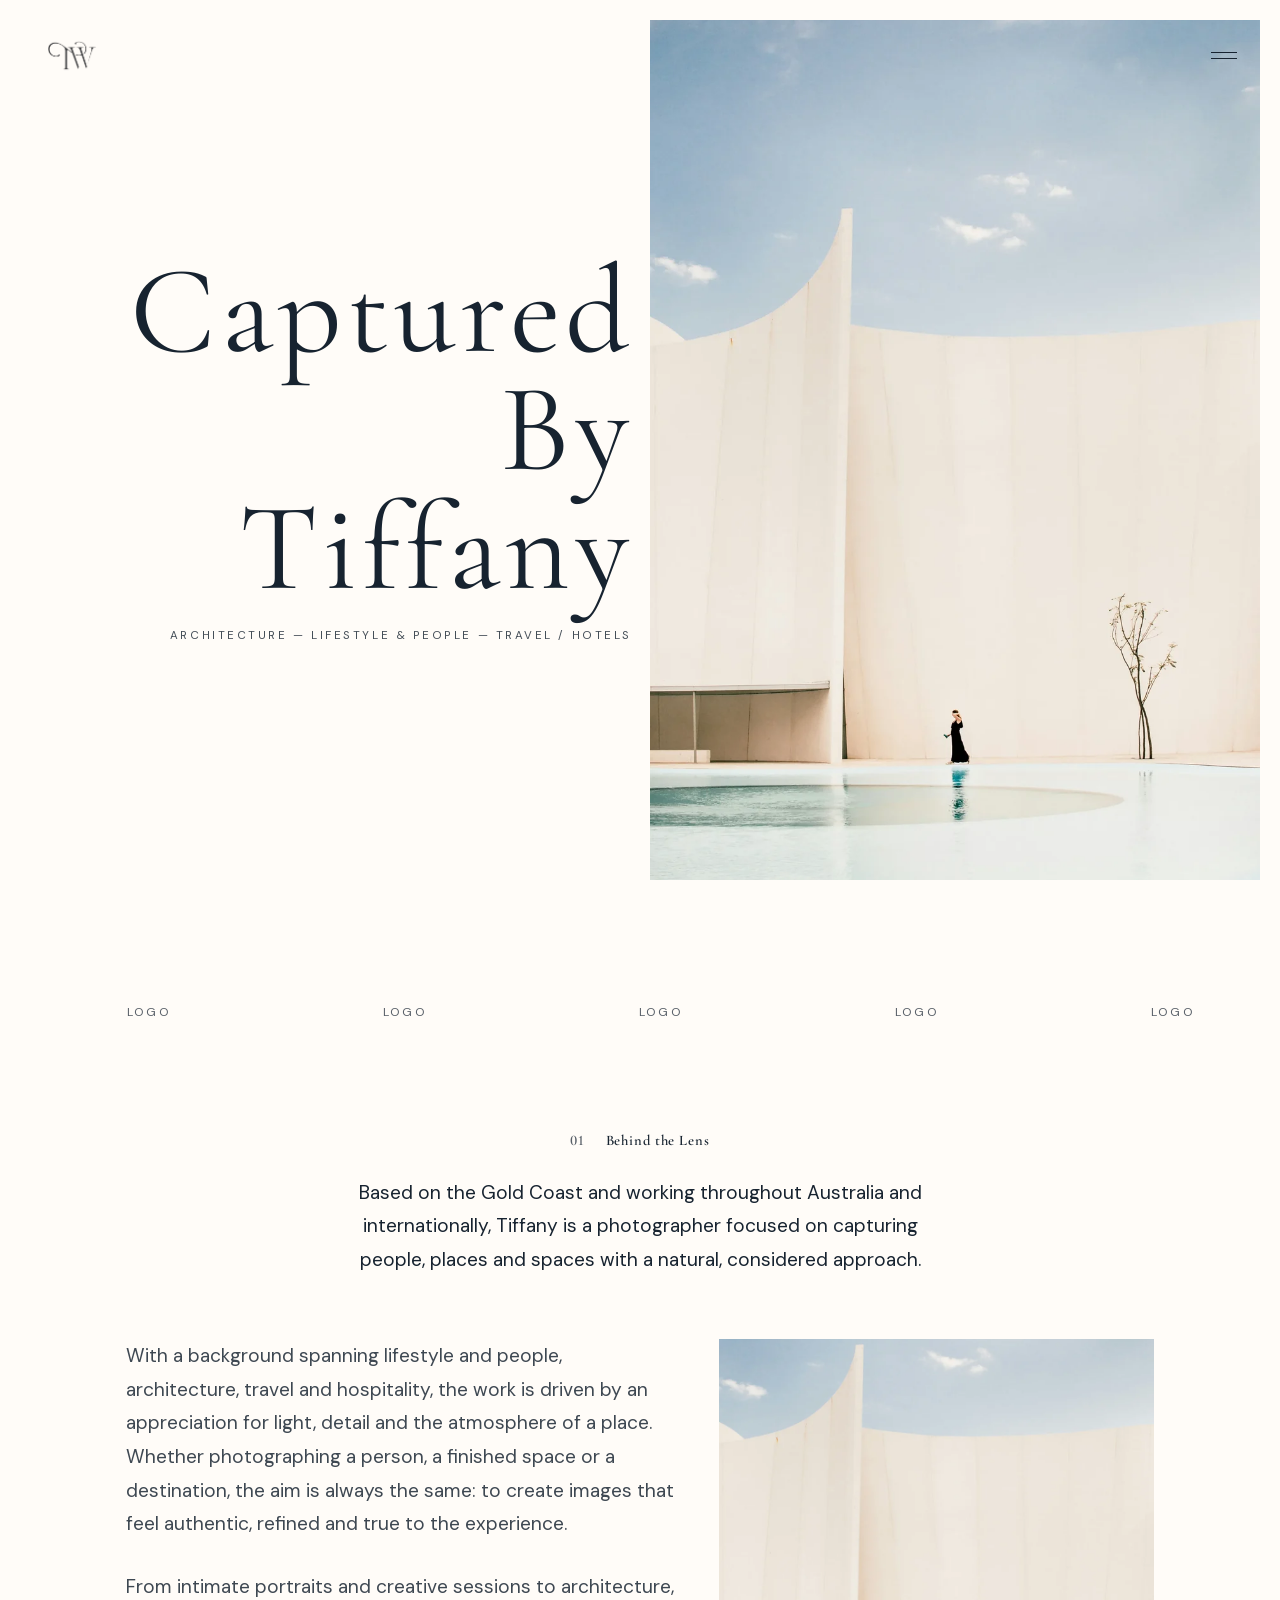
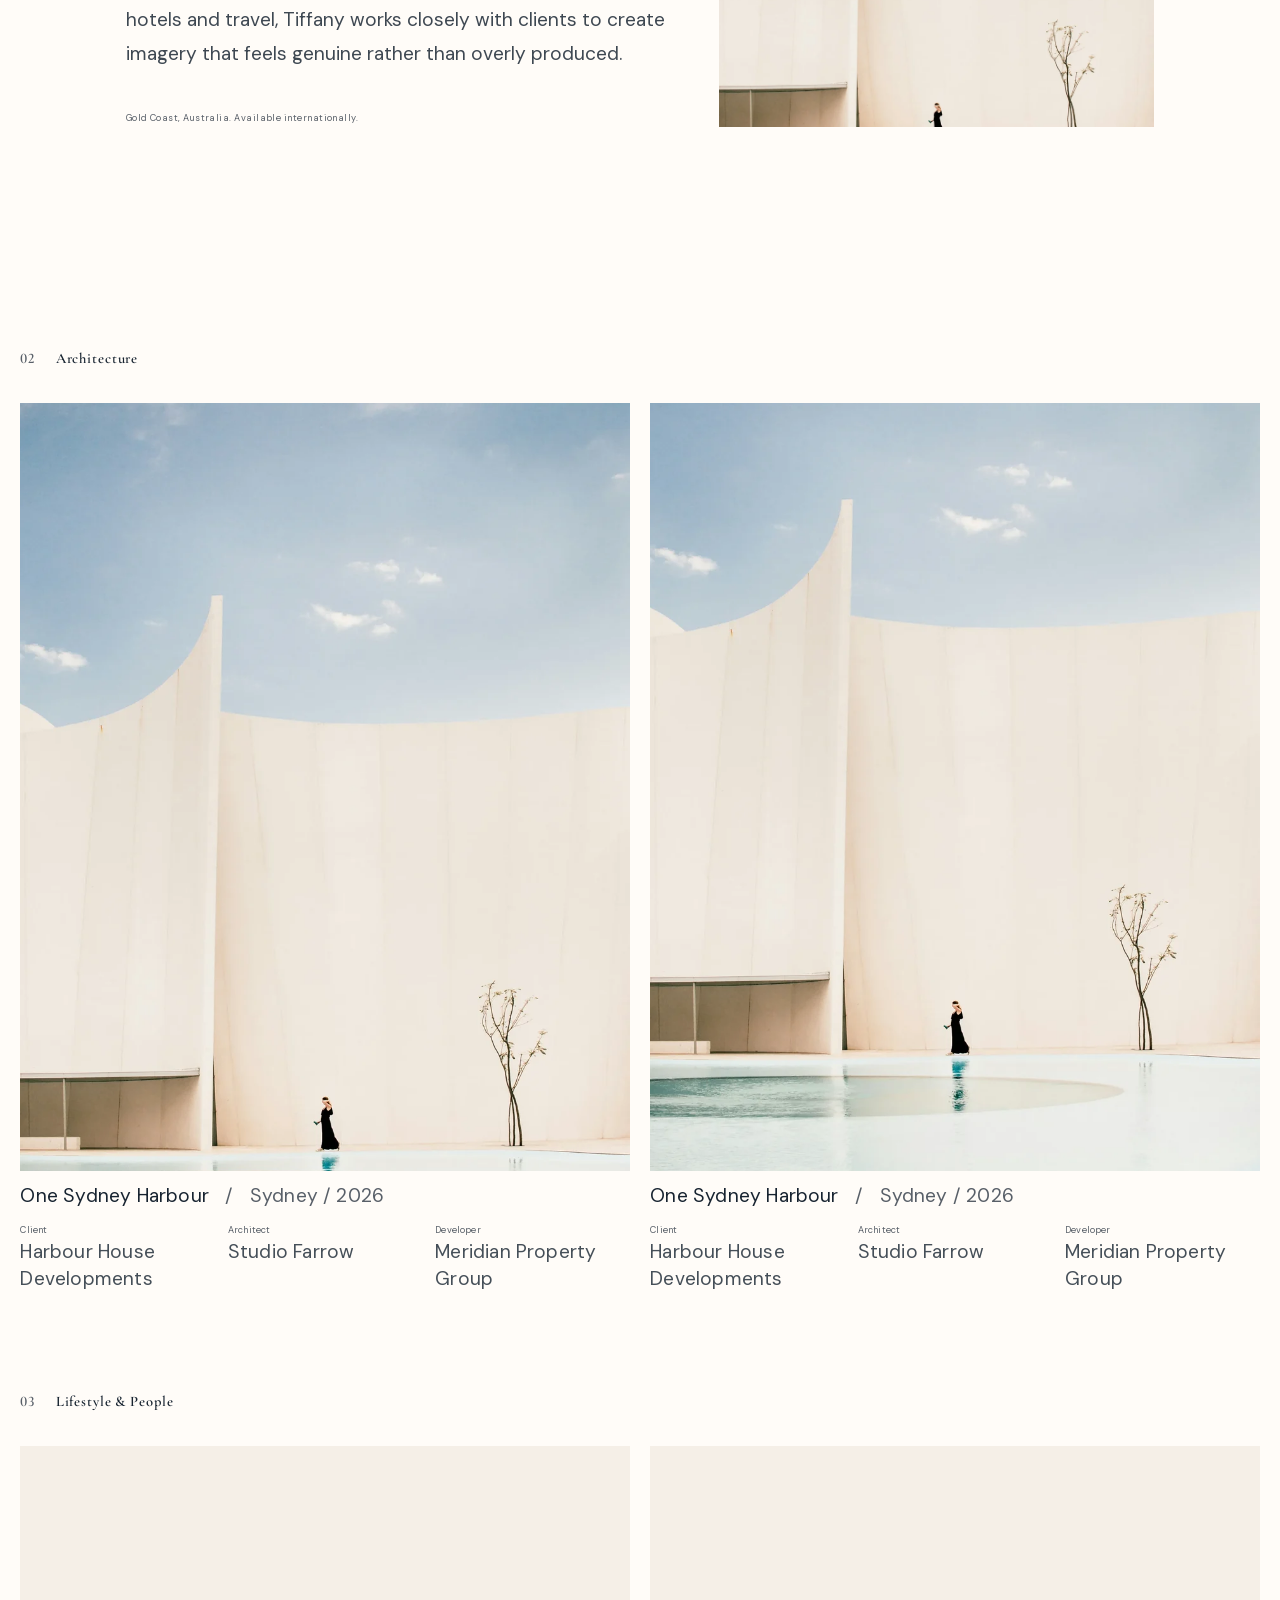
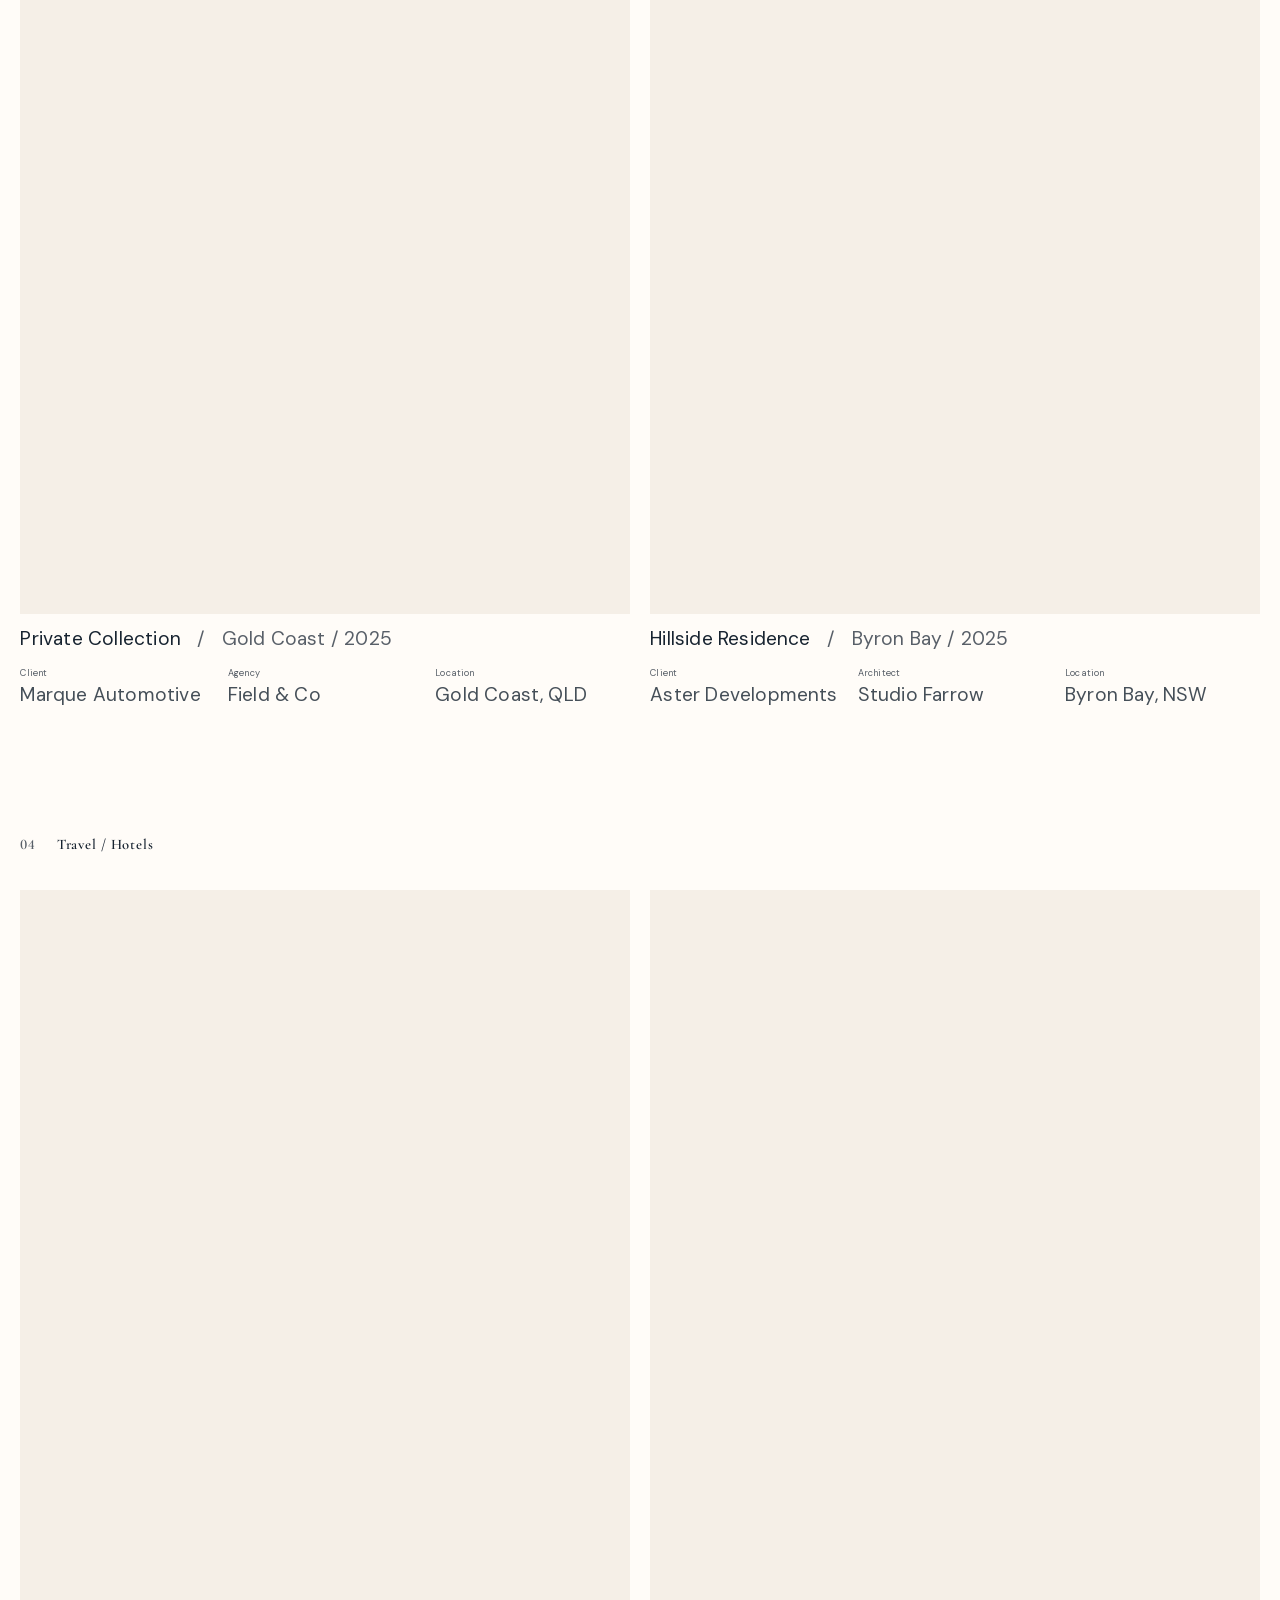
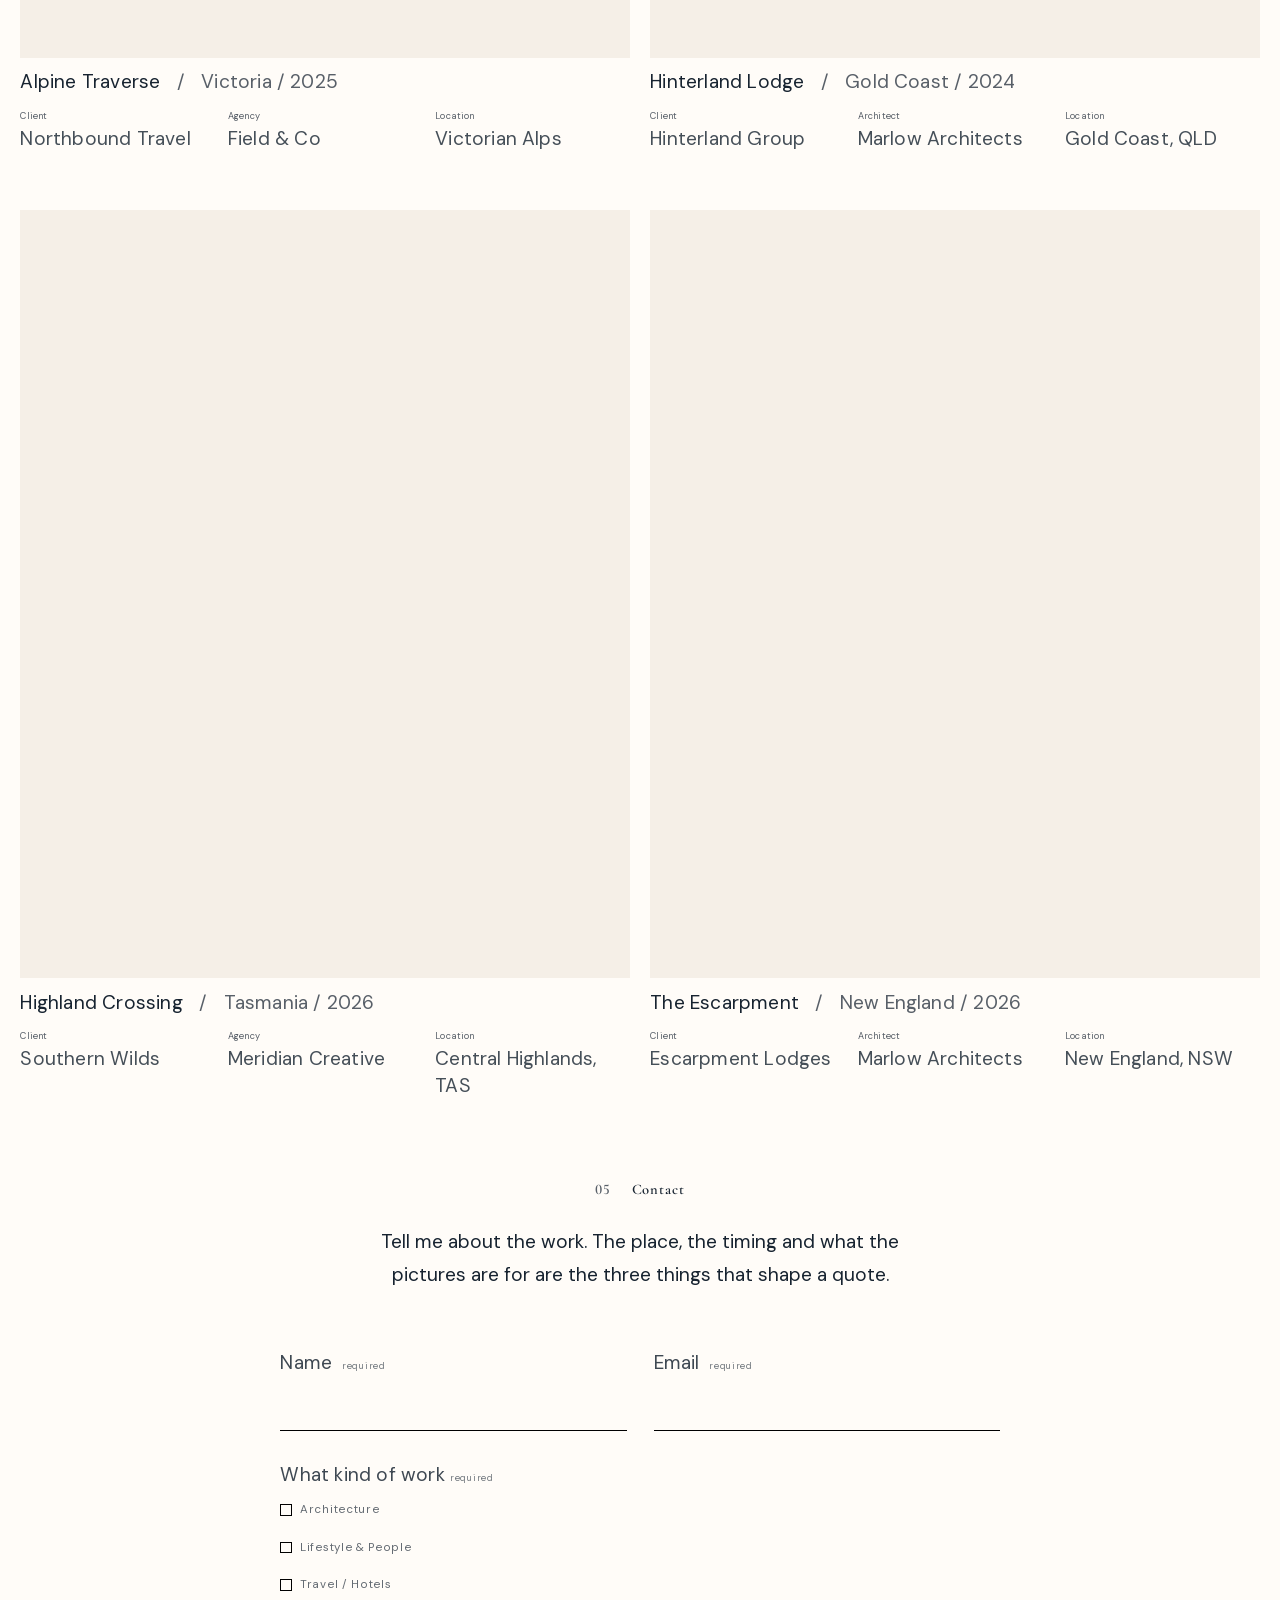
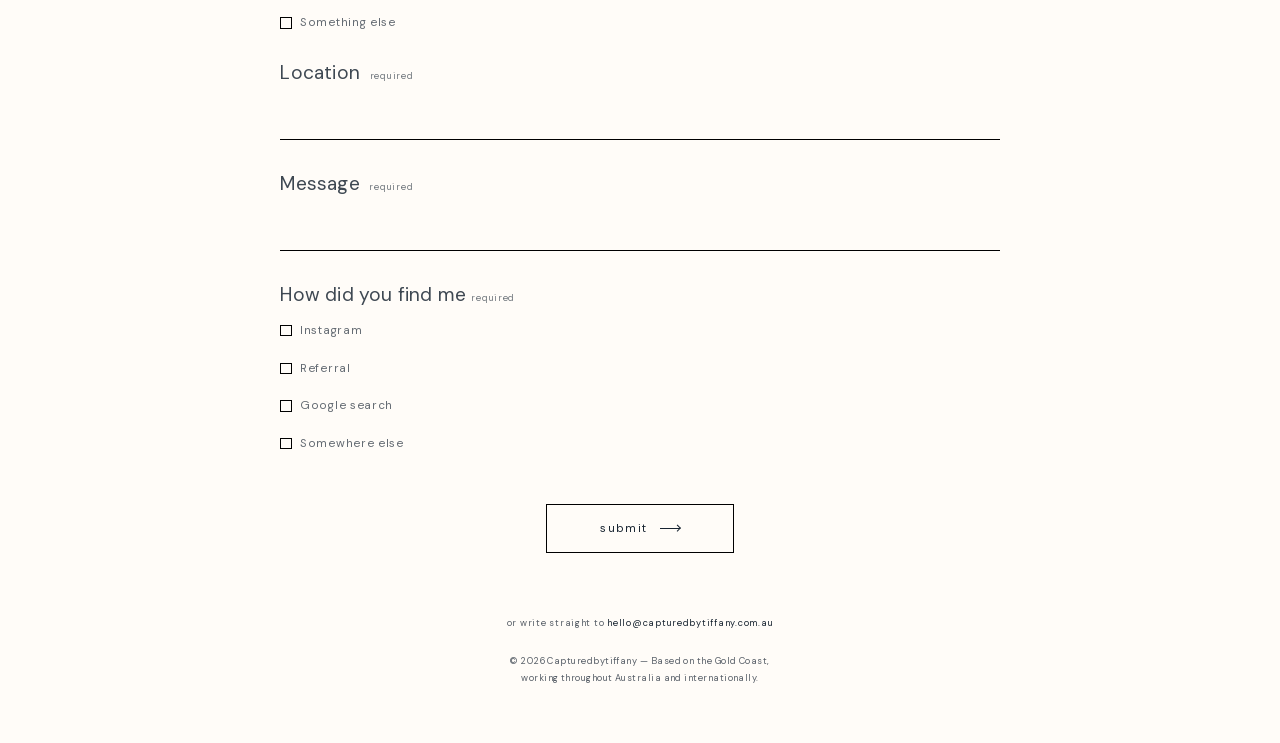
<file: index.html>
<!DOCTYPE html>
<html lang="en" class="no-js">
<head>
	<meta charset="utf-8">
	<!-- A meta CSP governs only what is parsed AFTER it, so it sits second —
	     ahead of the inline class flip below and every link in this head.
	     script-src carries the sha256 of that one inline script; the hash is
	     over the exact 42 bytes between its tags. Change one character of
	     that line and the page stops flipping to .js: it would then come up
	     only on the 4s failsafe (style.css 13 PAGE FADE).

	     style-src-attr is what keeps the style="--pos:…" / style="--i:…"
	     attributes working while inline <style> ELEMENTS stay blocked; where
	     it is unsupported the crops fall back to their 50%/50% default and
	     the nav stagger flattens, both cosmetic. form-action 'none' is
	     correct: this form posts nowhere (main.js 06 ENQUIRY intercepts) and
	     the mail hand-off is a link, not a submission.
	     require-trusted-types-for makes the "no HTML from strings" rule
	     structural — any future innerHTML throws.

	     A meta CSP silently ignores frame-ancestors, report-uri/report-to
	     and sandbox; GitHub Pages serves no response headers, so those are
	     not available to us. -->
	<meta http-equiv="Content-Security-Policy" content="default-src 'self'; script-src 'self' 'sha256-VDVDNNRTREupwUTWnq6itaNdc1TFEVFbXV4xlAS7Gow='; script-src-attr 'none'; style-src 'self'; style-src-attr 'unsafe-inline'; img-src 'self'; font-src 'self'; connect-src 'none'; form-action 'none'; base-uri 'none'; object-src 'none'; frame-src 'none'; require-trusted-types-for 'script'; trusted-types 'none'">

	<meta name="viewport" content="width=device-width, initial-scale=1">
	<title>Capturedbytiffany</title>
	<!-- PLACEHOLDER positioning, carried over from the previous build — confirm
	     Tiffany's real location and fields before publishing -->
	<meta name="description" content="Capturedbytiffany — architecture, lifestyle &amp; people, travel &amp; hotels. Based on the Gold Coast, working throughout Australia and internationally.">
	<meta name="theme-color" content="#FFFCF8">

	<!-- PREVIEW BUILD: kept out of search engines while the copy, credits and
	     photographs are still placeholders. Remove this line at launch. -->
	<meta name="robots" content="noindex">

	<meta property="og:type" content="website">
	<meta property="og:site_name" content="Capturedbytiffany">
	<meta property="og:title" content="Capturedbytiffany">
	<meta property="og:description" content="Architecture, lifestyle &amp; people, travel &amp; hotels.">
	<!-- Uncomment once the domain is confirmed. A wrong canonical is worse
	     than none: it tells search engines the real page lives elsewhere.
	<link rel="canonical" href="https://capturedbytiffany.com.au/">
	<meta property="og:url" content="https://capturedbytiffany.com.au/">
	<meta property="og:image" content="https://capturedbytiffany.com.au/images/travel-1280.webp">
	-->

	<!-- Flip no-js → js before first paint, so the hidden-until-revealed
	     states only apply when JS is actually there to reveal them -->
	<script>document.documentElement.className = 'js';</script>

	<!-- Favicon: the letter C in the title face, the wordmark's own. Rendered
	     from the TTF to raster — an SVG favicon cannot rely on a web font.
	     Relative paths, so they resolve under the GitHub Pages project path
	     (/capturedbytiffany/) as well as at the root of a custom domain. -->
	<link rel="icon" href="favicon.ico" sizes="any">
	<link rel="icon" type="image/png" href="favicon-32.png" sizes="32x32">
	<link rel="apple-touch-icon" href="apple-touch-icon.png">

	<!-- Both faces: the title serif carries the hero's stacked name, which is
	     the largest type on the page, and the sans carries everything else.
	     Fetch both during head parsing so they arrive before the photograph
	     decodes and nothing swaps face as the page fades in. crossorigin is
	     required even same-origin: fonts always fetch in CORS mode, and a
	     preload without it doesn't match — it downloads twice. -->
	<link rel="preload" as="font" type="font/woff2" href="fonts/cormorant-garamond-latin.woff2" crossorigin>
	<link rel="preload" as="font" type="font/woff2" href="fonts/dm-sans-latin.woff2" crossorigin>

	<!-- One hero photograph, and it is the LCP element: start its fetch during
	     head parsing. imagesrcset/imagesizes match the <img> below exactly, so
	     both resolve to the same candidate and the preload is never wasted. No
	     href, so browsers without imagesrcset don't also fetch the full-size
	     original. The page fade waits on this one decode (main.js 02 INTRO) —
	     one file and one decode, where the mosaic needed three and four. -->
	<link rel="preload" as="image" type="image/webp" fetchpriority="high"
		imagesrcset="images/architecture-960.webp 960w, images/architecture-1280.webp 1280w, images/architecture-1600.webp 1600w, images/architecture-1920.webp 1920w, images/architecture.webp 2400w"
		imagesizes="(max-width: 768px) and (max-aspect-ratio: 58/100) 58vh, (max-width: 768px) 100vw, (max-aspect-ratio: 1/1) 100vw, (max-aspect-ratio: 134/100) 67vh, 50vw">

	<link rel="stylesheet" href="style.css">
</head>
<body>

<!-- ==========================================================================
	 HEADER — logo left, name + hamburger right, fixed across the top. Comes
	 up with the page as it fades in (style.css 13 PAGE FADE). Clicks pass
	 through its box to the hero beneath, except on the logo and the toggle
	 (style.css 03 HEADER).

	 The logo's alt is empty and the NAME lives on the link: the image is the
	 link's only content, so one accessible name on the <a> is what a screen
	 reader should hear — an alt as well would say it twice.
	 ========================================================================== -->
<header class="site-header">
	<a class="emblem" href="#top" aria-label="Capturedbytiffany — back to top">
		<img src="logo.png" alt="" width="225" height="174" decoding="async">
	</a>

	<a class="brand" href="#top" aria-label="Capturedbytiffany — back to top">Captured By Tiffany</a>

	<button
		class="nav-toggle"
		type="button"
		aria-label="Open menu"
		aria-expanded="false"
		aria-controls="site-nav">
		<span class="nav-toggle__box">
			<i class="nav-toggle__bar"></i>
			<i class="nav-toggle__bar"></i>
		</span>
	</button>
</header>

<!-- ==========================================================================
	 NAV OVERLAY — blurred fullscreen, perfectly centred. Deliberately
	 unnumbered: the chapter numerals live in the page, not the menu.
	 ========================================================================== -->
<nav id="site-nav" class="nav-overlay" aria-hidden="true">
	<div class="nav-overlay__inner">
		<!-- Nav order mirrors the page, so it matches the chapter numbering -->
		<ul class="nav-list">
			<li style="--i:0"><a href="#behind-the-lens">About</a></li>
			<li style="--i:1"><a href="projects/">Projects</a></li>
			<li style="--i:2"><a href="#contact">Contact</a></li>
		</ul>

		<a
			class="nav-ig"
			href="https://www.instagram.com/"
			target="_blank"
			rel="noopener noreferrer"
			aria-label="Instagram">
			<svg viewBox="0 0 24 24" width="24" height="24" aria-hidden="true" focusable="false">
				<rect x="2.5" y="2.5" width="19" height="19" rx="5.25"
					fill="none" stroke="currentColor" stroke-width="1.3"/>
				<circle cx="12" cy="12" r="4.6"
					fill="none" stroke="currentColor" stroke-width="1.3"/>
				<circle cx="17.6" cy="6.4" r="1.15" fill="currentColor"/>
			</svg>
		</a>
	</div>
</nav>

<!-- ==========================================================================
	 MAIN
	 hero → 01 behind the lens → 02 architecture + credits → 03 lifestyle
	      → 04 travel → 05 contact

	 NOTE: every project name, client, architect and developer below is
	 INVENTED PLACEHOLDER COPY, carried over from the previous build. Credits
	 assert real commercial relationships — replace all of it with Tiffany's
	 genuine jobs before this goes anywhere public.

	 IMAGES: one `sizes` per photograph, not per slot. While the same three
	 placeholders fill every slot, a single value keeps each photograph to one
	 download — architecture now fills the hero, the About portrait and the two
	 02 frames from a single file. Once real, distinct photographs arrive, give
	 each <img> the sizes of its own slot; the hero's would then drop from 58vh
	 to ~50vh on a phone, because only the row frames need the larger value.
	 ========================================================================== -->
<main id="top">

	<!-- Hero — the first viewport exactly: the masthead on the left, one
	     photograph full height on the right (style.css 06 HERO). The name and
	     fields line sit centred in the column, flush right against it. One eager photograph: the page waits for its
	     decode and nothing else. -->
	<section class="hero">
		<div class="hero__type">
			<!-- The spaces between the spans are deliberate: the lines stack as
			     blocks, and the heading still reads "Captured by Tiffany" -->
			<h1 class="hero__mark"><span>Captured</span> <span>By</span> <span>Tiffany</span></h1>

			<!-- PLACEHOLDER fields — confirm with Tiffany -->
			<p class="hero__tagline"><span>Architecture —</span> <span>Lifestyle &amp; People —</span> <span>Travel / Hotels</span></p>

		</div>

		<!-- The hamburger sits over this photograph at every size. Its bars are
		     ink: measured 5.5:1 at its darkest (the blue sky, 1024×768) to
		     11.9:1 over the wall, against 1.0–1.9:1 for cream. A DARK
		     photograph here would need the cream override restoring — see
		     style.css 04 NAV TOGGLE. -->
		<figure class="hero__photo" style="--pos:50% 78%">
			<img src="images/architecture.webp"
				srcset="images/architecture-960.webp 960w, images/architecture-1280.webp 1280w, images/architecture-1600.webp 1600w, images/architecture-1920.webp 1920w, images/architecture.webp 2400w"
				sizes="(max-width: 768px) and (max-aspect-ratio: 58/100) 58vh, (max-width: 768px) 100vw, (max-aspect-ratio: 1/1) 100vw, (max-aspect-ratio: 134/100) 67vh, 50vw"
				alt="A figure in black walking beside a shallow pool beneath a sweeping white wall"
				loading="eager" fetchpriority="high" decoding="async">
		</figure>
	</section>

	<!-- ==========================================================================
	     CLIENTS — a slow marquee (style.css 07 CLIENTS). Five slots per pass,
	     three passes: the track drifts exactly one pass and repeats, so the
	     seam never shows. Two passes are always at least as wide as the
	     window, which holds to a 4200px viewport.

	     PLACEHOLDER: the word LOGO. To swap in real client logos, replace each
	     <li>'s text with <img src="logos/name.svg" alt="Client name"> and add
	         .clients__logo img { height: 100%; width: auto; }
	     Keep five per pass and keep all three passes, or the loop breaks. The
	     two repeat passes are aria-hidden: screen readers get the five names
	     once.
	     ========================================================================== -->
	<section class="clients" aria-label="Selected clients">
		<ul class="clients__track">
			<li class="clients__logo">Logo</li>
			<li class="clients__logo">Logo</li>
			<li class="clients__logo">Logo</li>
			<li class="clients__logo">Logo</li>
			<li class="clients__logo">Logo</li>

			<li class="clients__logo" aria-hidden="true">Logo</li>
			<li class="clients__logo" aria-hidden="true">Logo</li>
			<li class="clients__logo" aria-hidden="true">Logo</li>
			<li class="clients__logo" aria-hidden="true">Logo</li>
			<li class="clients__logo" aria-hidden="true">Logo</li>

			<li class="clients__logo" aria-hidden="true">Logo</li>
			<li class="clients__logo" aria-hidden="true">Logo</li>
			<li class="clients__logo" aria-hidden="true">Logo</li>
			<li class="clients__logo" aria-hidden="true">Logo</li>
			<li class="clients__logo" aria-hidden="true">Logo</li>
		</ul>
	</section>

	<!-- ─── 01 ──────────────────────────────────────────────────────────── -->
	<h2 class="chapter chapter--centre" id="behind-the-lens">
		<span class="chapter__num">01</span>
		<span class="chapter__name">Behind the Lens</span>
	</h2>

	<!-- PLACEHOLDER BIO — carried over from the previous build with the name
	     swapped. Replace with Tiffany's own words before publishing. Every
	     word of the old four paragraphs survives: the first is now the
	     statement, the last is the meta line. -->
	<section class="about">
		<p class="about__statement">Based on the Gold Coast and working throughout Australia and internationally, Tiffany is a photographer focused on capturing people, places and spaces with a natural, considered approach.</p>

		<div class="about__grid">
			<div class="about__col">
				<div class="about__body">
					<p>With a background spanning lifestyle and people, architecture, travel and hospitality, the work is driven by an appreciation for light, detail and the atmosphere of a place. Whether photographing a person, a finished space or a destination, the aim is always the same: to create images that feel authentic, refined and true to the experience.</p>
					<p>From intimate portraits and creative sessions to architecture, hotels and travel, Tiffany works closely with clients to create imagery that feels genuine rather than overly produced.</p>
				</div>
				<p class="about__meta">Gold Coast, Australia. Available internationally.</p>
			</div>

			<!-- PLACEHOLDER: the hero's photograph again — the only portrait
			     source there is. It is shown WHOLE here (2:3 is its own ratio)
			     where the hero crops it, so the repeat reads as deliberate, and
			     it shares the hero's sizes, so it costs no extra bytes. Swap for
			     Tiffany's own portrait and give it its own sizes. -->
			<figure class="about__portrait" style="--pos:50% 60%">
				<img src="images/architecture.webp"
					srcset="images/architecture-960.webp 960w, images/architecture-1280.webp 1280w, images/architecture-1600.webp 1600w, images/architecture-1920.webp 1920w, images/architecture.webp 2400w"
					sizes="(max-width: 768px) and (max-aspect-ratio: 58/100) 58vh, (max-width: 768px) 100vw, (max-aspect-ratio: 1/1) 100vw, (max-aspect-ratio: 134/100) 67vh, 50vw"
					alt="A sweeping white wall above a shallow pool, a lone figure in black at its foot"
					loading="lazy" decoding="async">
			</figure>
		</div>
	</section>

	<!-- ─── 02 ──────────────────────────────────────────────────────────── -->
	<h2 class="chapter" id="architecture">
		<span class="chapter__num">02</span>
		<span class="chapter__name">Architecture</span>
	</h2>

	<section class="row">
		<figure class="frame">
			<a class="frame__media" href="projects/#one-sydney-harbour" style="--pos:50% 26%">
				<img src="images/architecture.webp"
					srcset="images/architecture-960.webp 960w, images/architecture-1280.webp 1280w, images/architecture-1600.webp 1600w, images/architecture-1920.webp 1920w, images/architecture.webp 2400w"
					sizes="(max-width: 768px) and (max-aspect-ratio: 58/100) 58vh, (max-width: 768px) 100vw, (max-aspect-ratio: 1/1) 100vw, (max-aspect-ratio: 134/100) 67vh, 50vw"
					alt="Sweeping white concrete wall curving against a clear sky"
					loading="lazy" decoding="async">
				<p class="frame__note">Light held against a curve</p>
			</a>
			<figcaption class="frame__credit">
				<p class="frame__line"><span class="frame__project">One Sydney Harbour</span><span class="frame__meta">Sydney / 2026</span></p>
				<dl class="frame__specs">
					<div class="frame__spec"><dt>Client</dt><dd>Harbour House Developments</dd></div>
					<div class="frame__spec"><dt>Architect</dt><dd>Studio Farrow</dd></div>
					<div class="frame__spec"><dt>Developer</dt><dd>Meridian Property Group</dd></div>
				</dl>
			</figcaption>
		</figure>
		<figure class="frame">
			<a class="frame__media" href="projects/#one-sydney-harbour" style="--pos:50% 92%">
				<img src="images/architecture.webp"
					srcset="images/architecture-960.webp 960w, images/architecture-1280.webp 1280w, images/architecture-1600.webp 1600w, images/architecture-1920.webp 1920w, images/architecture.webp 2400w"
					sizes="(max-width: 768px) and (max-aspect-ratio: 58/100) 58vh, (max-width: 768px) 100vw, (max-aspect-ratio: 1/1) 100vw, (max-aspect-ratio: 134/100) 67vh, 50vw"
					alt="A figure in black walking beside a shallow reflecting pool at the base of a white wall"
					loading="lazy" decoding="async">
				<p class="frame__note">The smallest figure in the frame</p>
			</a>
			<figcaption class="frame__credit">
				<p class="frame__line"><span class="frame__project">One Sydney Harbour</span><span class="frame__meta">Sydney / 2026</span></p>
				<dl class="frame__specs">
					<div class="frame__spec"><dt>Client</dt><dd>Harbour House Developments</dd></div>
					<div class="frame__spec"><dt>Architect</dt><dd>Studio Farrow</dd></div>
					<div class="frame__spec"><dt>Developer</dt><dd>Meridian Property Group</dd></div>
				</dl>
			</figcaption>
		</figure>
	</section>


	<!-- ─── 03 ──────────────────────────────────────────────────────────── -->
	<h2 class="chapter" id="lifestyle">
		<span class="chapter__num">03</span>
		<span class="chapter__name">Lifestyle &amp; People</span>
	</h2>

	<section class="row">
		<figure class="frame">
			<a class="frame__media" href="projects/#private-collection" style="--pos:30% 58%">
				<img src="images/lifestyle.webp"
					srcset="images/lifestyle-960.webp 960w, images/lifestyle-1280.webp 1280w, images/lifestyle-1600.webp 1600w, images/lifestyle-1920.webp 1920w, images/lifestyle.webp 2400w"
					sizes="(max-width: 768px) and (max-aspect-ratio: 138/100) 138vh, (max-width: 768px) 100vw, (max-aspect-ratio: 294/100) 147vh, 50vw"
					alt="Silver sports car parked side-on across a paved forecourt"
					loading="lazy" decoding="async">
				<p class="frame__note">Kept for the road that deserves it</p>
			</a>
			<figcaption class="frame__credit">
				<p class="frame__line"><span class="frame__project">Private Collection</span><span class="frame__meta">Gold Coast / 2025</span></p>
				<dl class="frame__specs">
					<div class="frame__spec"><dt>Client</dt><dd>Marque Automotive</dd></div>
					<div class="frame__spec"><dt>Agency</dt><dd>Field &amp; Co</dd></div>
					<div class="frame__spec"><dt>Location</dt><dd>Gold Coast, QLD</dd></div>
				</dl>
			</figcaption>
		</figure>
		<figure class="frame">
			<a class="frame__media" href="projects/#hillside-residence" style="--pos:76% 55%">
				<img src="images/lifestyle.webp"
					srcset="images/lifestyle-960.webp 960w, images/lifestyle-1280.webp 1280w, images/lifestyle-1600.webp 1600w, images/lifestyle-1920.webp 1920w, images/lifestyle.webp 2400w"
					sizes="(max-width: 768px) and (max-aspect-ratio: 138/100) 138vh, (max-width: 768px) 100vw, (max-aspect-ratio: 294/100) 147vh, 50vw"
					alt="Sports car and a white four-wheel drive outside a modern white house"
					loading="lazy" decoding="async">
				<p class="frame__note">Parked where the afternoon lands</p>
			</a>
			<figcaption class="frame__credit">
				<p class="frame__line"><span class="frame__project">Hillside Residence</span><span class="frame__meta">Byron Bay / 2025</span></p>
				<dl class="frame__specs">
					<div class="frame__spec"><dt>Client</dt><dd>Aster Developments</dd></div>
					<div class="frame__spec"><dt>Architect</dt><dd>Studio Farrow</dd></div>
					<div class="frame__spec"><dt>Location</dt><dd>Byron Bay, NSW</dd></div>
				</dl>
			</figcaption>
		</figure>
	</section>

	<!-- ─── 04 ──────────────────────────────────────────────────────────── -->
	<h2 class="chapter" id="travel">
		<span class="chapter__num">04</span>
		<span class="chapter__name">Travel / Hotels</span>
	</h2>

	<section class="row">
		<figure class="frame">
			<a class="frame__media" href="projects/#alpine-traverse" style="--pos:67% 64%">
				<img src="images/travel.webp"
					srcset="images/travel-960.webp 960w, images/travel-1280.webp 1280w, images/travel-1600.webp 1600w, images/travel-1920.webp 1920w, images/travel-2400.webp 2400w, images/travel.webp 3200w"
					sizes="(max-width: 768px) and (max-aspect-ratio: 130/100) 130vh, (max-width: 768px) 100vw, (max-aspect-ratio: 276/100) 138vh, 50vw"
					alt="A walker standing alone on a rock outcrop above forested ridges"
					loading="lazy" decoding="async">
				<p class="frame__note">The long way round, taken slowly</p>
			</a>
			<figcaption class="frame__credit">
				<p class="frame__line"><span class="frame__project">Alpine Traverse</span><span class="frame__meta">Victoria / 2025</span></p>
				<dl class="frame__specs">
					<div class="frame__spec"><dt>Client</dt><dd>Northbound Travel</dd></div>
					<div class="frame__spec"><dt>Agency</dt><dd>Field &amp; Co</dd></div>
					<div class="frame__spec"><dt>Location</dt><dd>Victorian Alps</dd></div>
				</dl>
			</figcaption>
		</figure>
		<figure class="frame">
			<a class="frame__media" href="projects/#hinterland-lodge" style="--pos:22% 50%">
				<img src="images/travel.webp"
					srcset="images/travel-960.webp 960w, images/travel-1280.webp 1280w, images/travel-1600.webp 1600w, images/travel-1920.webp 1920w, images/travel-2400.webp 2400w, images/travel.webp 3200w"
					sizes="(max-width: 768px) and (max-aspect-ratio: 130/100) 130vh, (max-width: 768px) 100vw, (max-aspect-ratio: 276/100) 138vh, 50vw"
					alt="Rock spires rising from a green ridge in late afternoon light"
					loading="lazy" decoding="async">
				<p class="frame__note">Stone that got there first</p>
			</a>
			<figcaption class="frame__credit">
				<p class="frame__line"><span class="frame__project">Hinterland Lodge</span><span class="frame__meta">Gold Coast / 2024</span></p>
				<dl class="frame__specs">
					<div class="frame__spec"><dt>Client</dt><dd>Hinterland Group</dd></div>
					<div class="frame__spec"><dt>Architect</dt><dd>Marlow Architects</dd></div>
					<div class="frame__spec"><dt>Location</dt><dd>Gold Coast, QLD</dd></div>
				</dl>
			</figcaption>
		</figure>
	</section>

	<!-- Chapter 04 continues — no marker, these belong to Travel / Hotels -->
	<section class="row">
		<figure class="frame">
			<a class="frame__media" href="projects/#highland-crossing" style="--pos:50% 20%">
				<img src="images/travel.webp"
					srcset="images/travel-960.webp 960w, images/travel-1280.webp 1280w, images/travel-1600.webp 1600w, images/travel-1920.webp 1920w, images/travel-2400.webp 2400w, images/travel.webp 3200w"
					sizes="(max-width: 768px) and (max-aspect-ratio: 130/100) 130vh, (max-width: 768px) 100vw, (max-aspect-ratio: 276/100) 138vh, 50vw"
					alt="Layered mountain ridges fading into haze"
					loading="lazy" decoding="async">
				<p class="frame__note">Ridge after ridge, going quiet</p>
			</a>
			<figcaption class="frame__credit">
				<p class="frame__line"><span class="frame__project">Highland Crossing</span><span class="frame__meta">Tasmania / 2026</span></p>
				<dl class="frame__specs">
					<div class="frame__spec"><dt>Client</dt><dd>Southern Wilds</dd></div>
					<div class="frame__spec"><dt>Agency</dt><dd>Meridian Creative</dd></div>
					<div class="frame__spec"><dt>Location</dt><dd>Central Highlands, TAS</dd></div>
				</dl>
			</figcaption>
		</figure>
		<figure class="frame">
			<a class="frame__media" href="projects/#the-escarpment" style="--pos:90% 70%">
				<img src="images/travel.webp"
					srcset="images/travel-960.webp 960w, images/travel-1280.webp 1280w, images/travel-1600.webp 1600w, images/travel-1920.webp 1920w, images/travel-2400.webp 2400w, images/travel.webp 3200w"
					sizes="(max-width: 768px) and (max-aspect-ratio: 130/100) 130vh, (max-width: 768px) 100vw, (max-aspect-ratio: 276/100) 138vh, 50vw"
					alt="Weathered rock formations along a high mountain ridge"
					loading="lazy" decoding="async">
				<p class="frame__note">Somewhere the season turns first</p>
			</a>
			<figcaption class="frame__credit">
				<p class="frame__line"><span class="frame__project">The Escarpment</span><span class="frame__meta">New England / 2026</span></p>
				<dl class="frame__specs">
					<div class="frame__spec"><dt>Client</dt><dd>Escarpment Lodges</dd></div>
					<div class="frame__spec"><dt>Architect</dt><dd>Marlow Architects</dd></div>
					<div class="frame__spec"><dt>Location</dt><dd>New England, NSW</dd></div>
				</dl>
			</figcaption>
		</figure>
	</section>

	<!-- ─── 05 ─────────────────────────────────────────────────────────────
	     Full-viewport close: a centred enquiry form (style.css 11 CONTACT,
	     main.js 06 ENQUIRY).

	     NOT CONNECTED. There is no server behind a static site, so the form
	     posts nowhere: main.js validates it, then offers to hand the message
	     to the visitor's own mail app, and says plainly that nothing was
	     sent. To make it live, either
	       a) give <form> an action="https://formspree.io/f/XXXX" method="post"
	          (or Web3Forms etc.) and delete the interception in 06 ENQUIRY, or
	       b) keep it as it is — the mail-app hand-off works without any
	          third party, and nothing ever leaves the visitor's machine.
	     The honeypot and the elapsed-time check below are worth keeping
	     either way.

	     PLACEHOLDER: the email address is unconfirmed.
	     ──────────────────────────────────────────────────────────────────── -->
	<section class="contact" id="contact">
		<h2 class="chapter chapter--flush chapter--centre">
			<span class="chapter__num">05</span>
			<span class="chapter__name">Contact</span>
		</h2>

		<div class="contact__inner">
			<!-- Lowercase in the MARKUP, not in CSS. A text-transform on authored
			     prose would silently flatten the next proper noun someone types
			     into it, and the fix would be invisible to whoever is editing the
			     copy. The exceptions, both deliberate: the chapter marker above,
			     and the six field labels — they are the questions, and a question
			     in lowercase reads as an aside. The chips are lowercased in CSS
			     instead, because their title case is what the mail hand-off sends.

			     Every string here is written around the missing first person: a
			     lowercase "I" looks like a mistake, so no sentence contains one. -->
			<p class="contact__lede">Tell me about the work. The place, the timing and what the pictures are for are the three things that shape a quote.</p>

			<form class="enquiry" method="post" novalidate>
				<!-- Honeypot: off-screen, never announced, never tab-stopped. A
				     bot fills every field it finds; a person can't reach this one,
				     so anything in it is a bot and the message is dropped. -->
				<div class="enquiry__trap" aria-hidden="true">
					<label for="f-website">Website</label>
					<input id="f-website" name="website" type="text" tabindex="-1" autocomplete="off">
				</div>

				<!-- ALL SIX PARTS ARE REQUIRED, so "required" is a reminder rather
				     than a distinction — which is why it is set small and quiet
				     (style.css 11 CONTACT) rather than loud. On the FIELDS it is
				     aria-hidden: the required attribute already announces the same
				     thing and two announcements is noise. On the two FIELDSETS it is
				     NOT hidden, because no attribute can carry "one of these" —
				     there the word joins the group's accessible name, which is the
				     only place it can live. -->
				<div class="enquiry__pair">
					<p class="field">
						<span class="field__label">
							<label for="f-name">Name</label>
							<span class="field__req" aria-hidden="true">required</span>
						</span>
						<input id="f-name" name="name" type="text" maxlength="80" autocomplete="name" required>
					</p>
					<p class="field">
						<span class="field__label">
							<label for="f-email">Email</label>
							<span class="field__req" aria-hidden="true">required</span>
						</span>
						<input id="f-email" name="email" type="email" maxlength="120" autocomplete="email" required>
					</p>
				</div>

				<!-- One answer: radios, so the browser itself allows a single
				     choice and "architecture" and "something else" can never
				     both be true.

				     They are still CHECKED in main.js 06 ENQUIRY rather than
				     with a `required` attribute. A radio's own required does
				     work for a group — but the browser would then raise it in
				     its own bubble, in its own words, at its own moment, and
				     the other five parts of this form answer in the page. One
				     voice is worth more than one attribute. -->
				<fieldset class="enquiry__block" data-group="work">
					<legend>What kind of work <span class="field__req">required</span></legend>
					<!-- One to a line, like the question at the foot of the form:
					     both are answered once, and two lists set the same way
					     read as a pair of questions rather than as a row of
					     tags and a list. -->
					<ul class="ticks ticks--column">
						<li><input id="k-arch" type="radio" name="work" value="Architecture"><label for="k-arch">Architecture</label></li>
						<li><input id="k-life" type="radio" name="work" value="Lifestyle &amp; People"><label for="k-life">Lifestyle &amp; People</label></li>
						<li><input id="k-trav" type="radio" name="work" value="Travel / Hotels"><label for="k-trav">Travel / Hotels</label></li>
						<li><input id="k-else" type="radio" name="work" value="Something else"><label for="k-else">Something else</label></li>
					</ul>
				</fieldset>

				<p class="field">
					<span class="field__label">
						<label for="f-place">Location</label>
						<span class="field__req" aria-hidden="true">required</span>
					</span>
					<input id="f-place" name="location" type="text" maxlength="120" autocomplete="address-level2" required>
				</p>

				<p class="field">
					<span class="field__label">
						<label for="f-message">Message</label>
						<span class="field__req" aria-hidden="true">required</span>
					</span>
					<textarea id="f-message" name="message" rows="1" maxlength="1200" required></textarea>
				</p>


				<!-- Last, and one to a line. It is the question that matters
				     least to the visitor and most to the diary, so it comes
				     after everything the enquiry is actually about.

				     RADIOS, like the question about the work: nobody finds you on
				     Instagram AND in a search AND somewhere else. Both questions take one
				     answer and both are drawn the same way — a square and a
				     tick — because a form in which two identical-looking
				     groups behave differently is worse than one in which they
				     all behave alike.

				     The chips are shown in the case they are written in, which
				     is also the case the mail hand-off sends (main.js collect()
				     reads the value attribute) — one string, one spelling, no
				     transform in between. -->
				<fieldset class="enquiry__block" data-group="heard">
					<legend>How did you find me <span class="field__req">required</span></legend>
					<ul class="ticks ticks--column">
						<li><input id="h-ig" type="radio" name="heard" value="Instagram"><label for="h-ig">Instagram</label></li>
						<li><input id="h-ref" type="radio" name="heard" value="Referral"><label for="h-ref">Referral</label></li>
						<li><input id="h-search" type="radio" name="heard" value="Google search"><label for="h-search">Google search</label></li>
						<li><input id="h-other" type="radio" name="heard" value="Somewhere else"><label for="h-other">Somewhere else</label></li>
					</ul>
				</fieldset>

				<div class="enquiry__send">
					<button class="button" type="submit">
						<span class="button__word">submit</span>
						<!-- Drawn, not a glyph: the latin subset we serve has no
						     U+2192, and a fallback face for one character would
						     land a different arrow on every platform. -->
						<span class="button__arrow" aria-hidden="true"></span>
					</button>
					<!-- Filled by main.js: the outcome, and a mail-app hand-off -->
					<p class="enquiry__status" role="status" aria-live="polite"></p>
				</div>
			</form>

			<!-- This line is the whole no-JS path: with JS the form is
			     intercepted, without it the CSP's form-action 'none' stops the
			     post dead, and this is what a visitor is left with. -->
			<p class="contact__fallback">or write straight to <a href="mailto:hello@capturedbytiffany.com.au">hello@capturedbytiffany.com.au</a></p>
		</div>

		<!-- Sits in its own bottom grid row, not inside the centred block —
		     otherwise its top margin strands empty space beneath it -->
		<p class="contact__colophon">© 2026 Capturedbytiffany — Based on the Gold Coast, working throughout Australia and internationally.</p>
	</section>

</main>

<script src="main.js" defer></script>
</body>
</html>
</file>
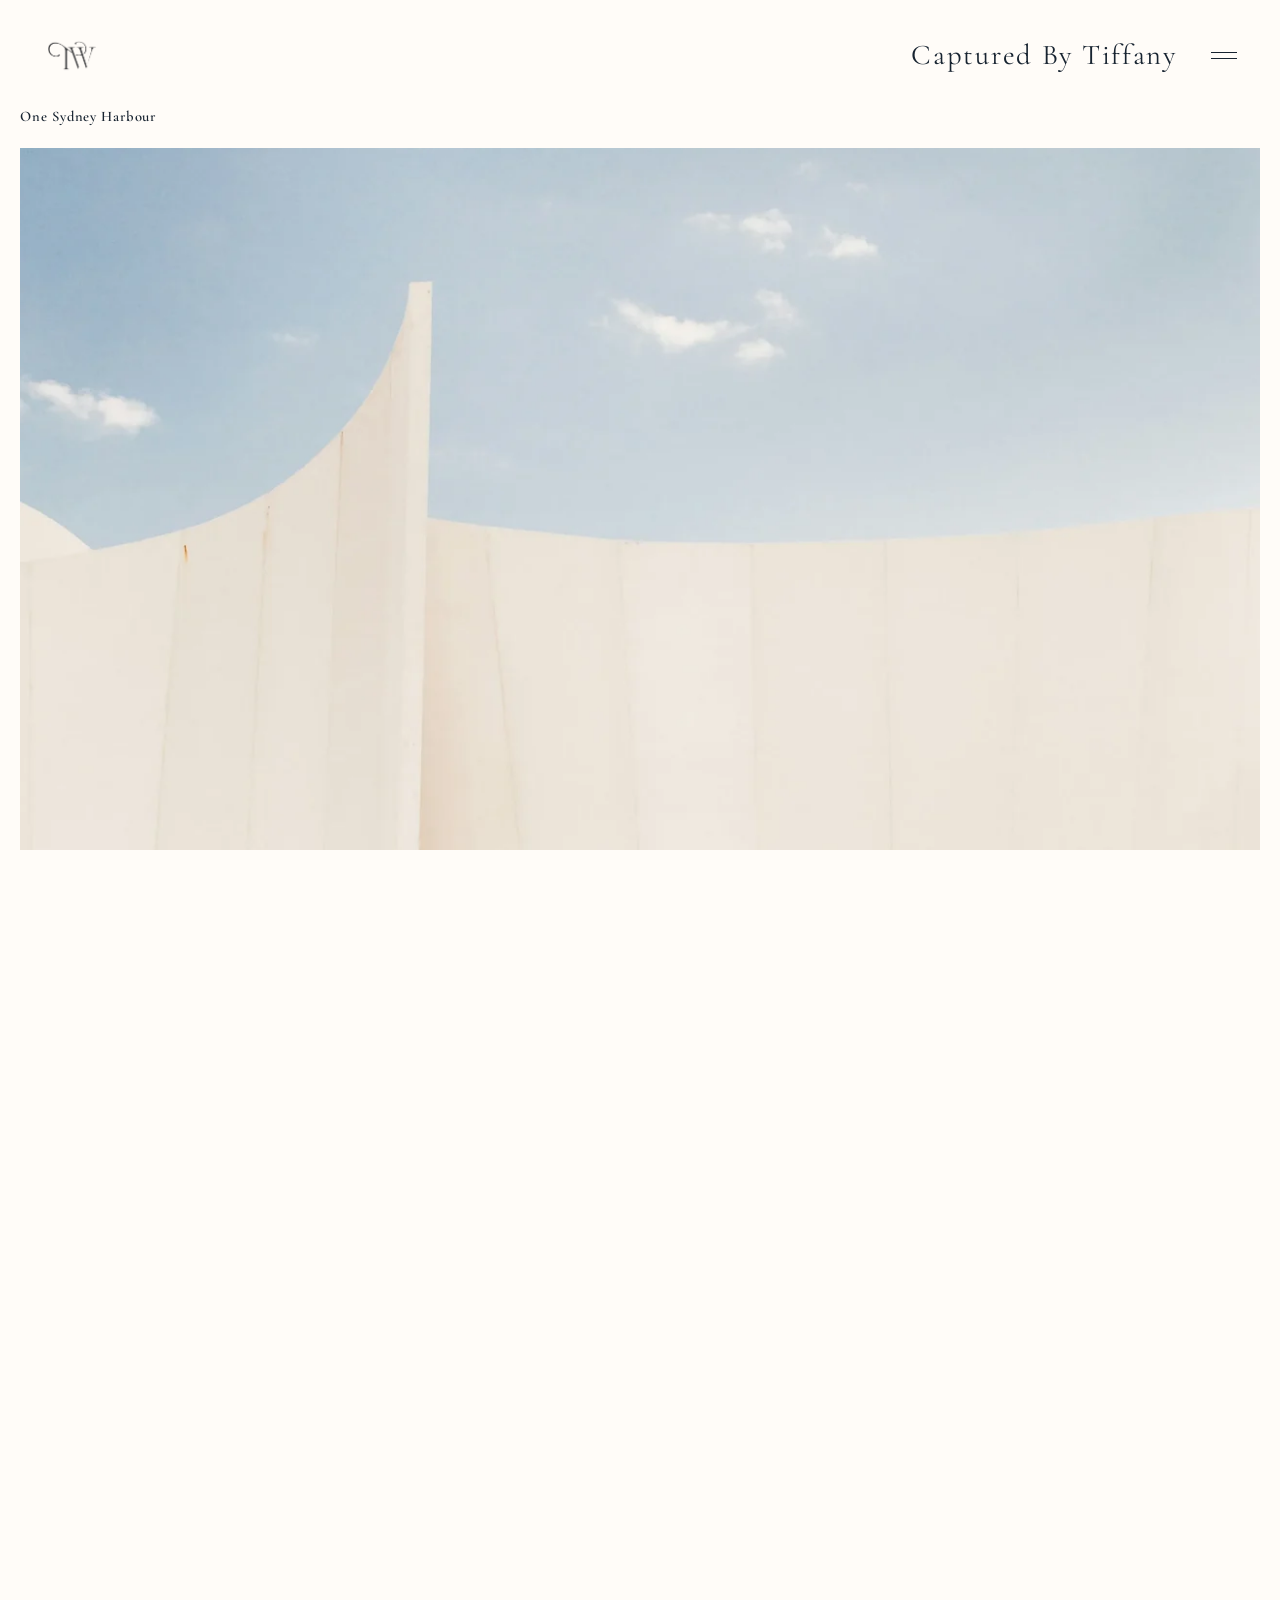
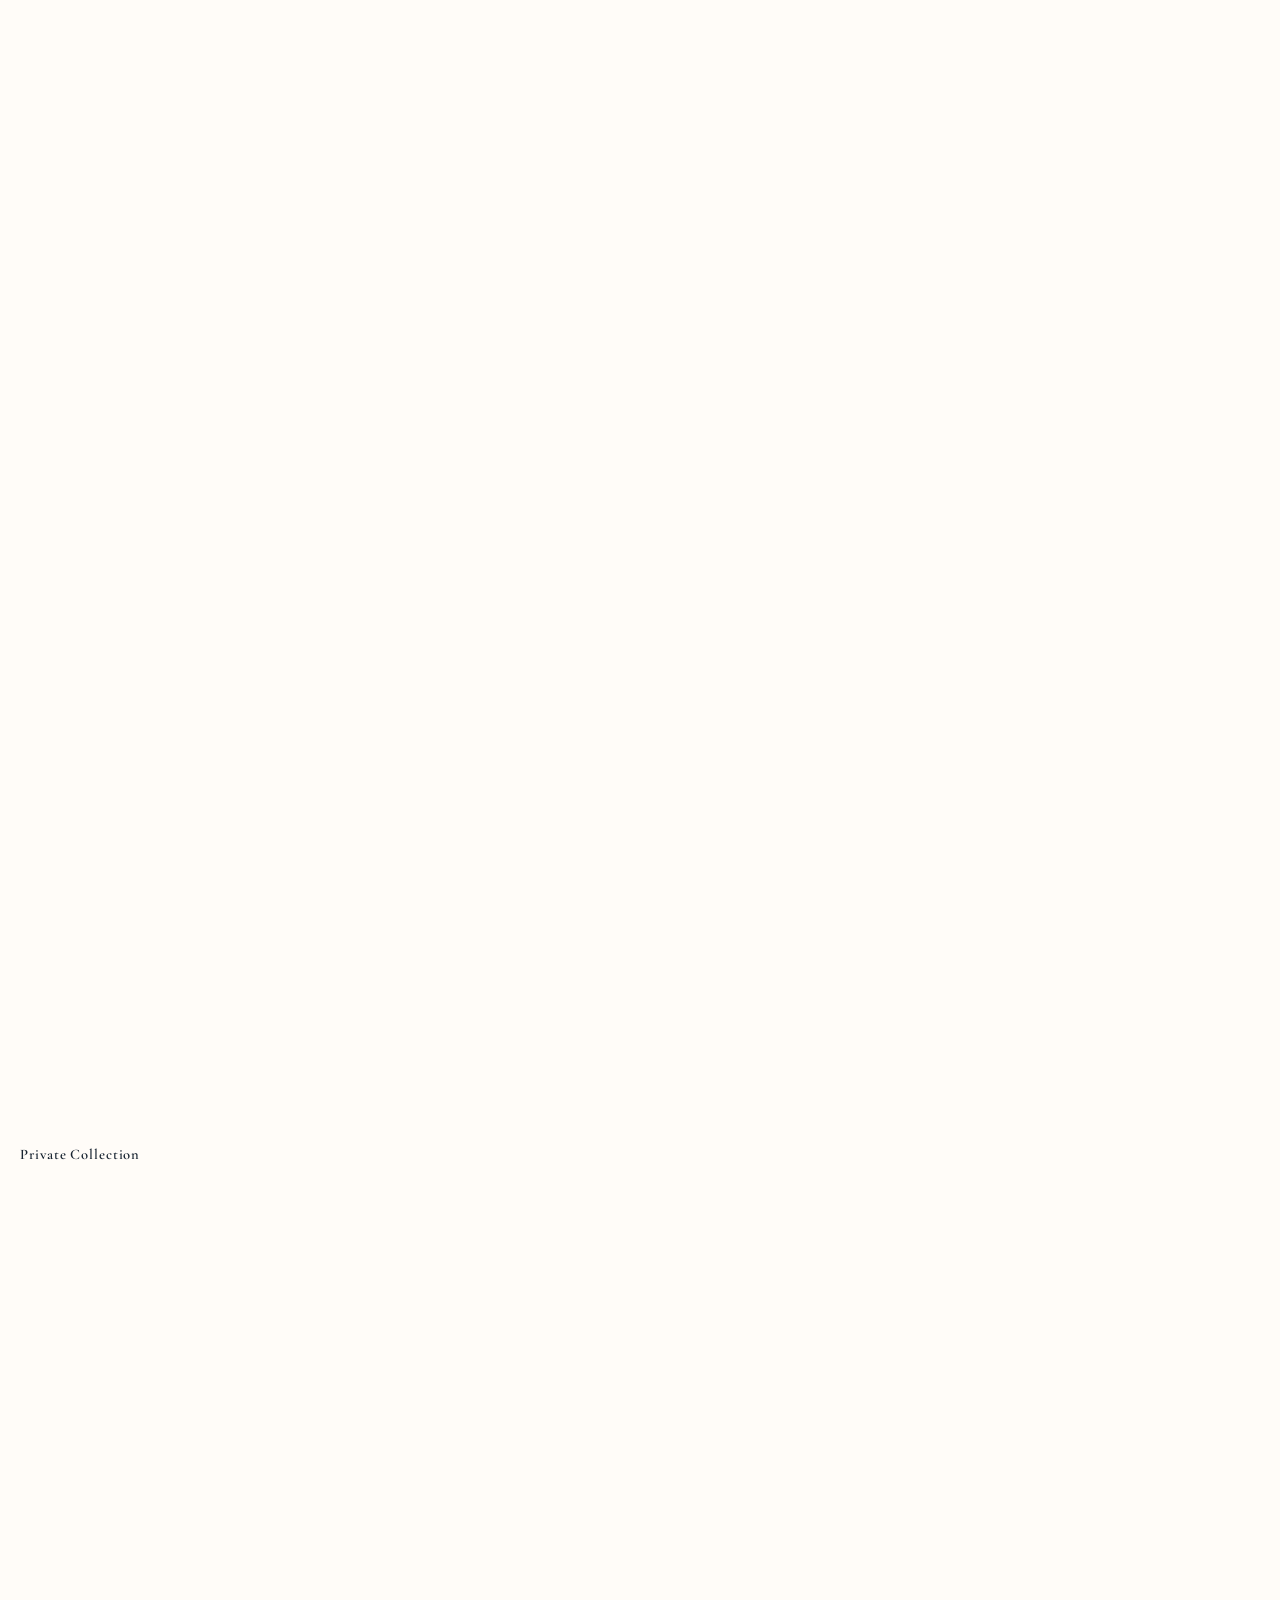
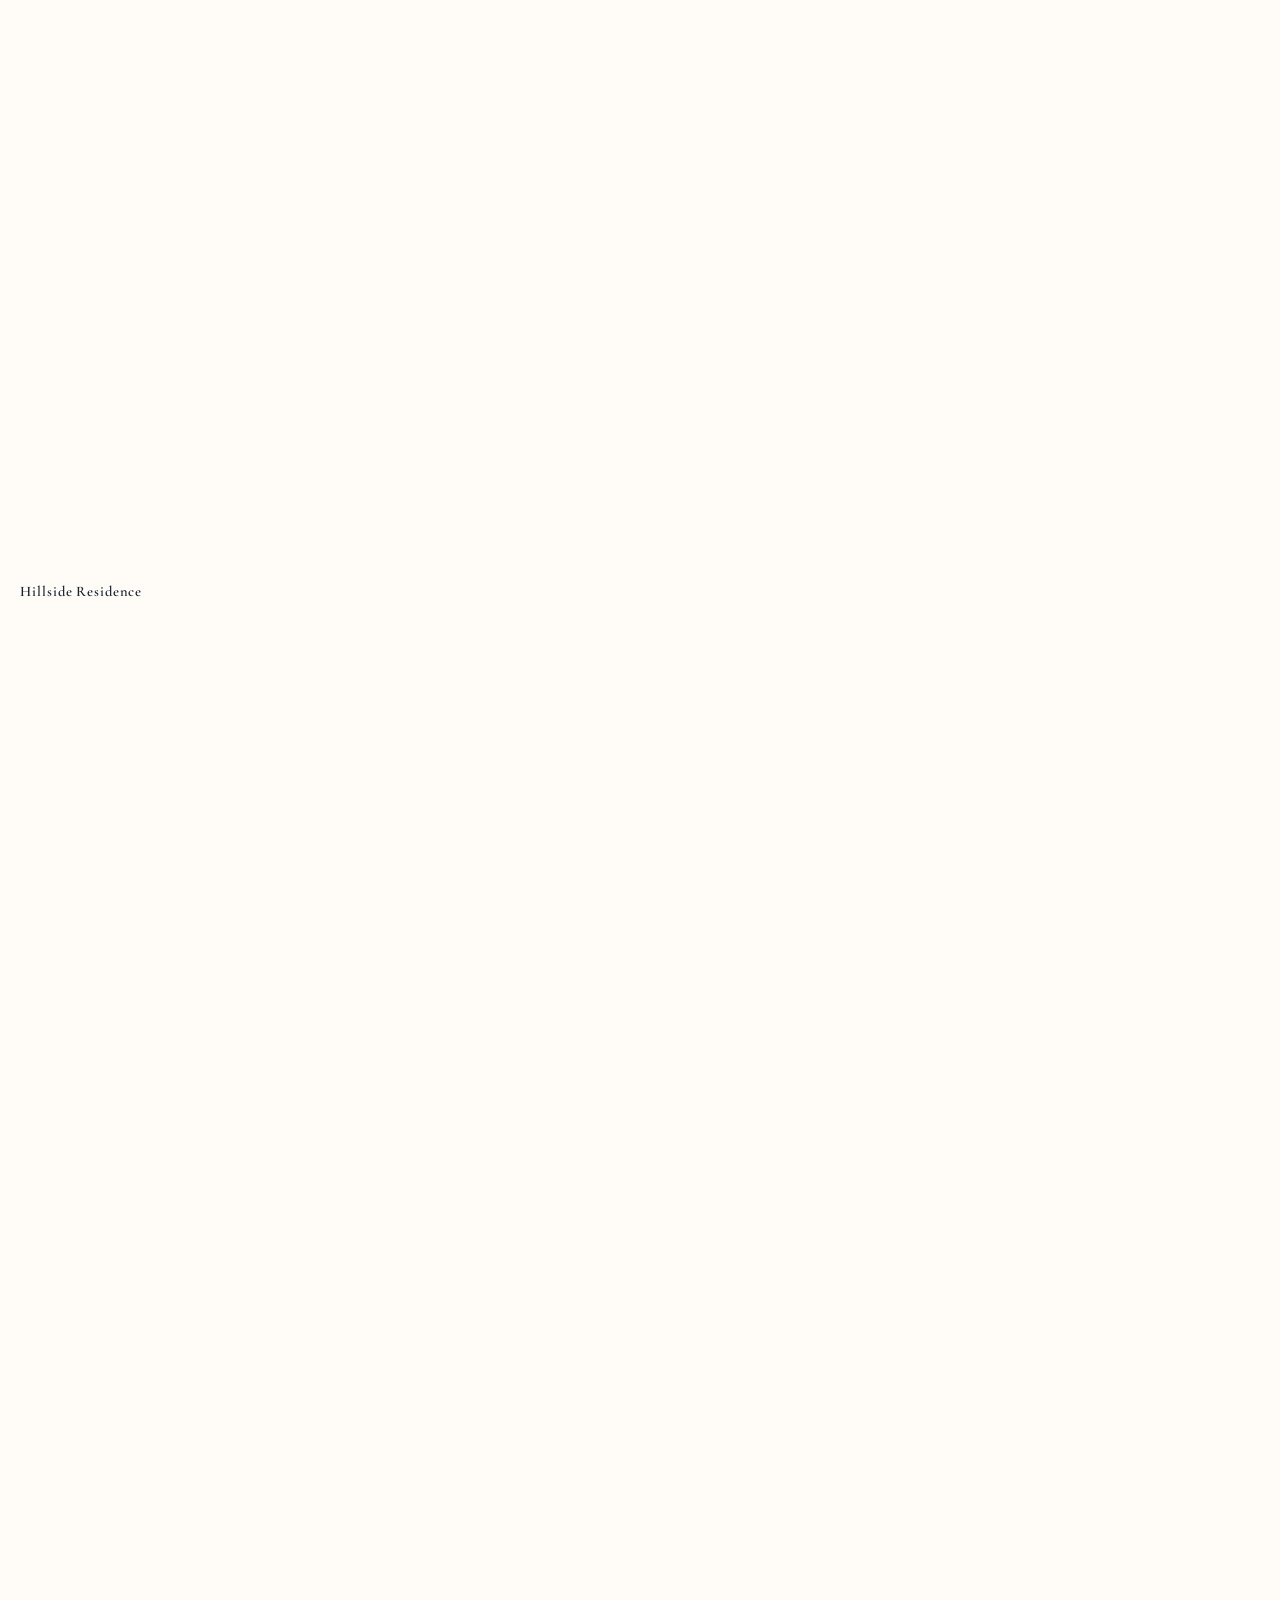
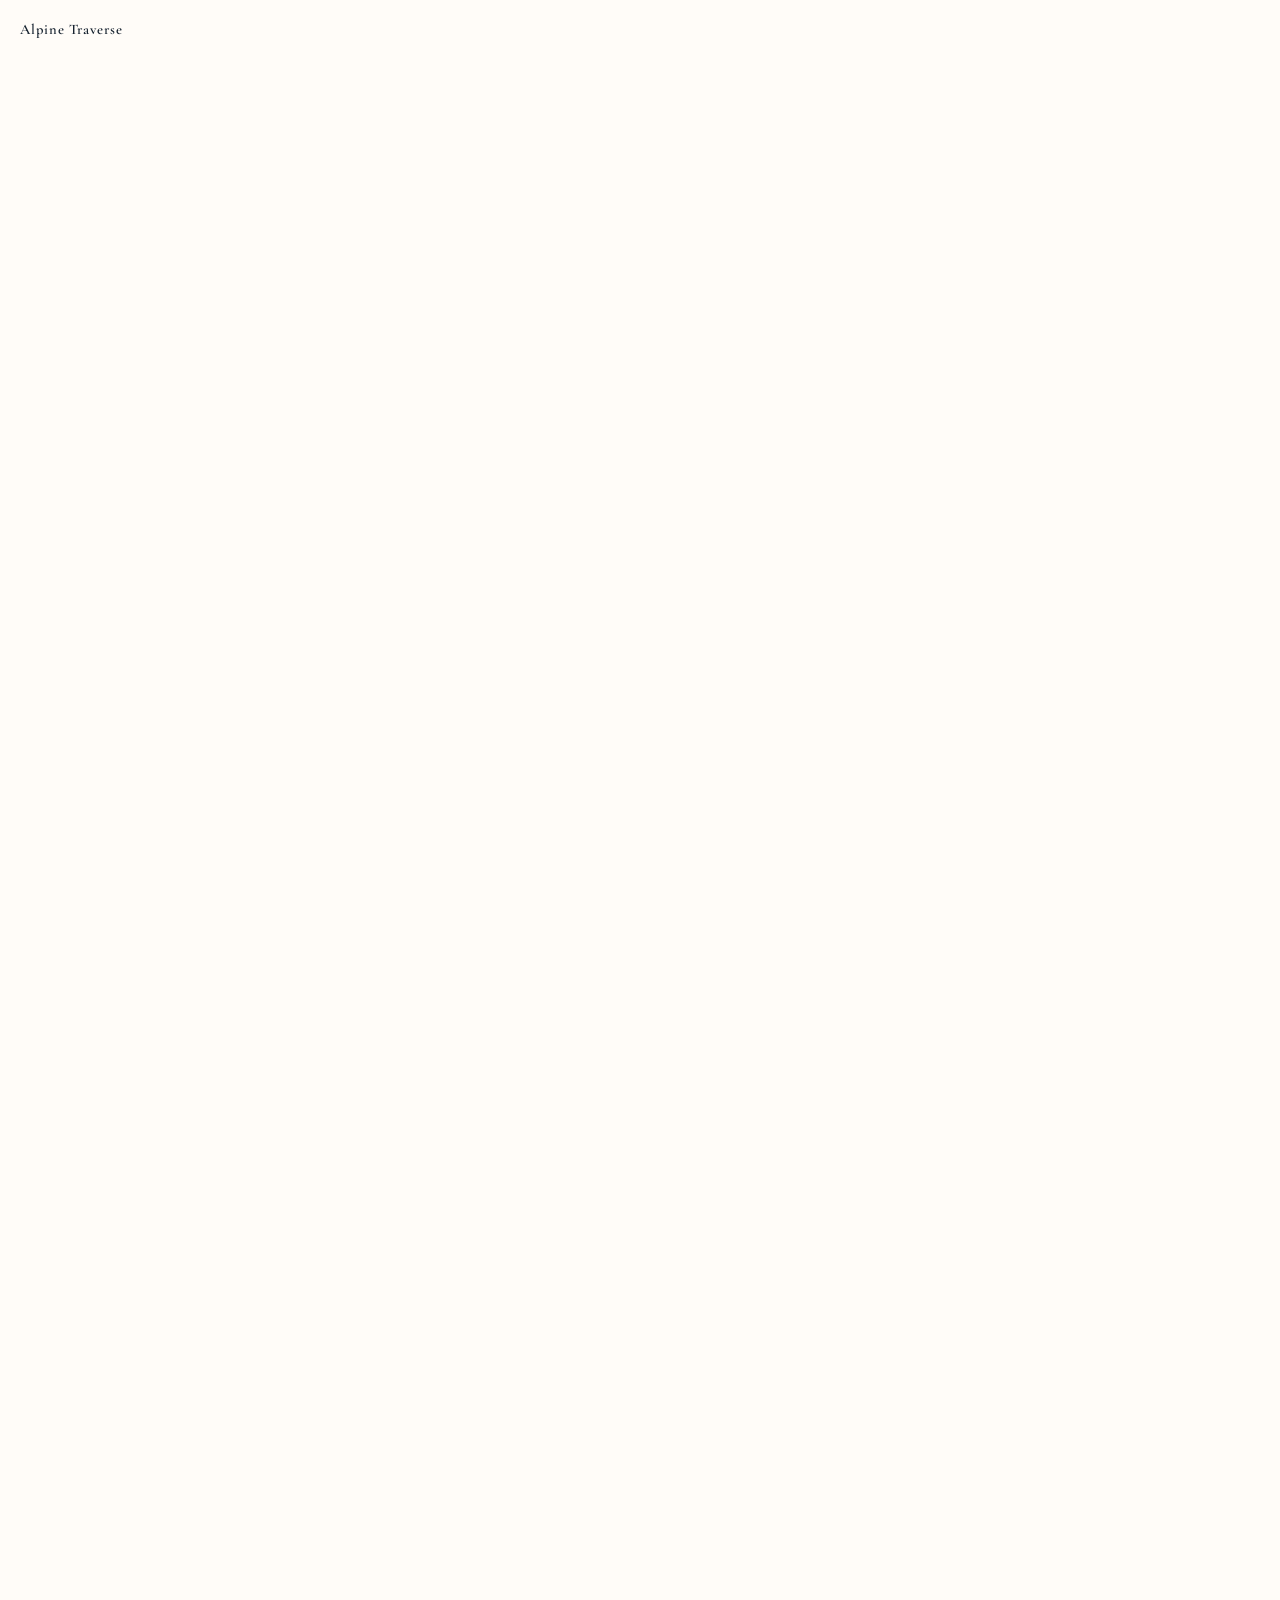
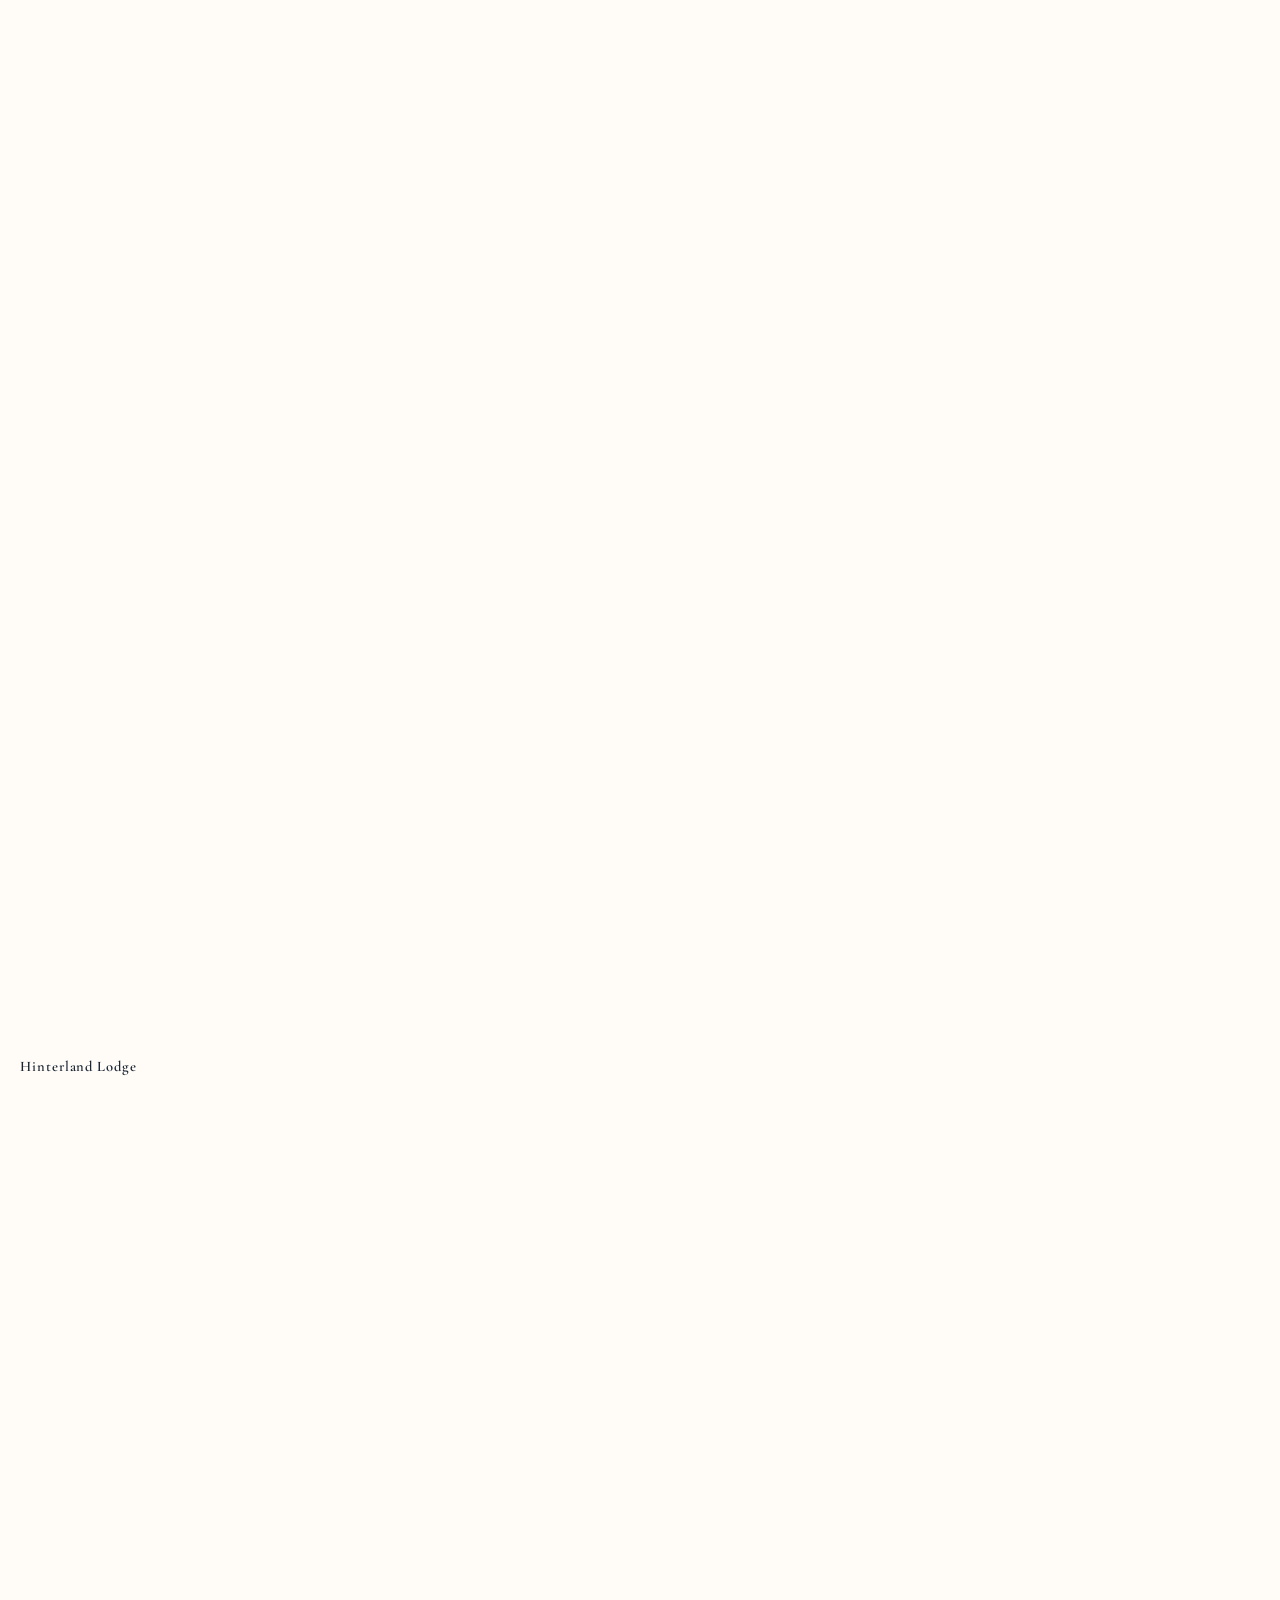
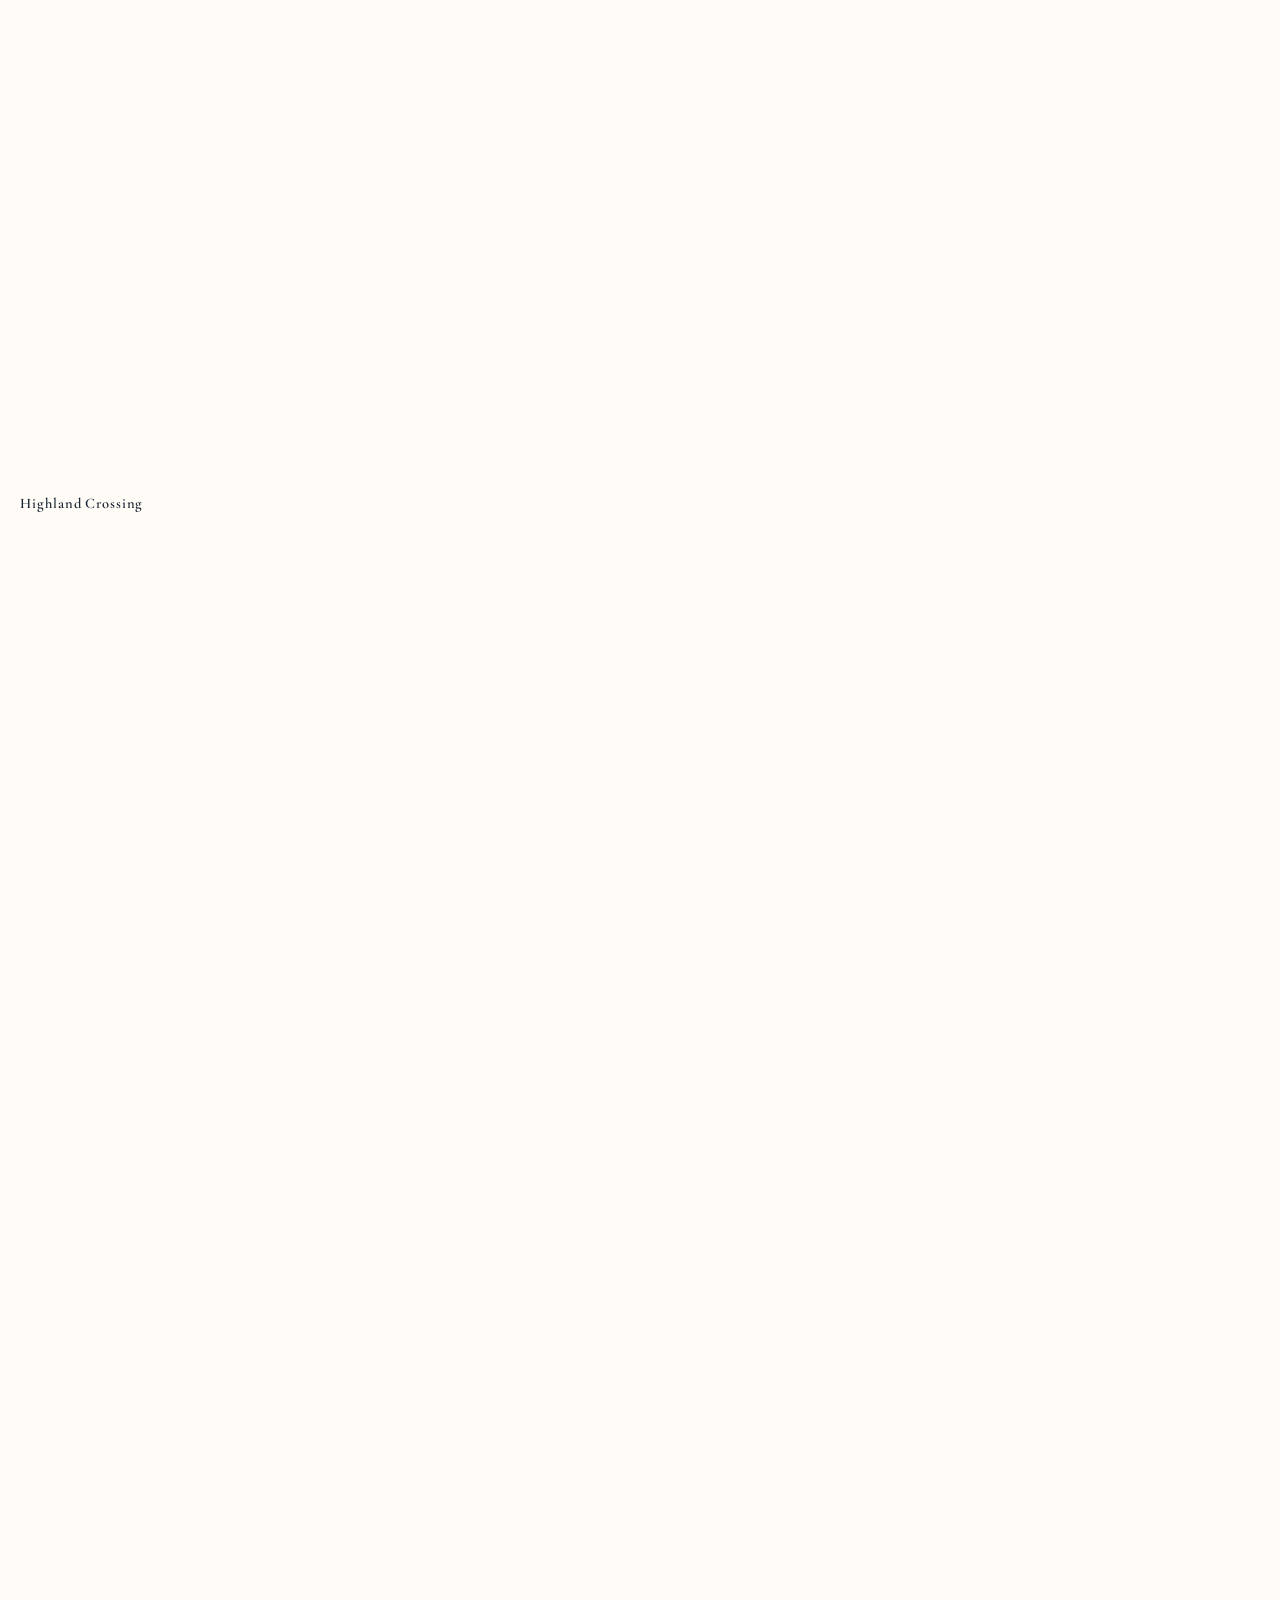
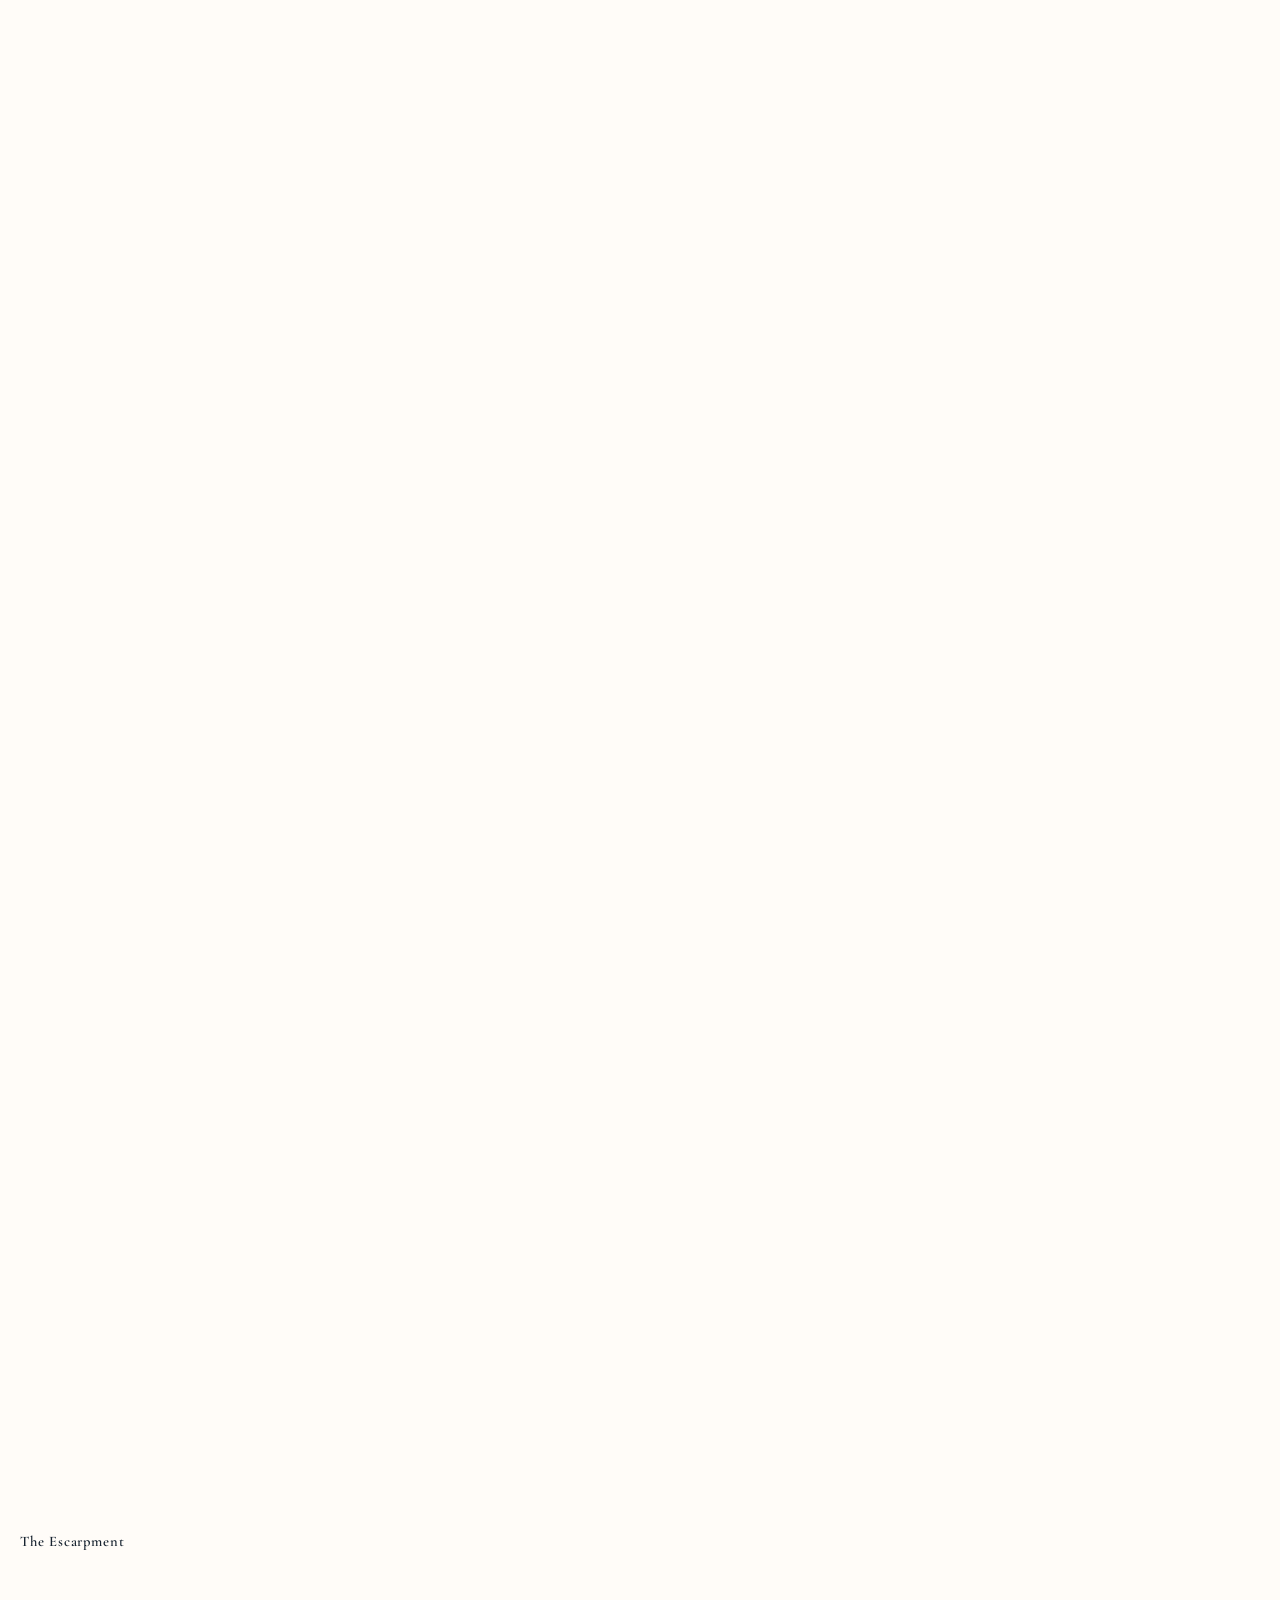
<file: projects/index.html>
<!DOCTYPE html>
<html lang="en" class="no-js">
<head>
	<meta charset="utf-8">
	<!-- A meta CSP governs only what is parsed AFTER it, so it sits second —
	     ahead of the inline class flip below and every link in this head.
	     script-src carries the sha256 of that one inline script; the hash is
	     over the exact 42 bytes between its tags. Change one character of
	     that line and the page stops flipping to .js: it would then come up
	     only on the 4s failsafe (style.css 13 PAGE FADE).

	     style-src-attr is what keeps the style="--pos:…" / style="--i:…"
	     attributes working while inline <style> ELEMENTS stay blocked; where
	     it is unsupported the crops fall back to their 50%/50% default and
	     the nav stagger flattens, both cosmetic. form-action 'none' is
	     correct: this form posts nowhere (main.js 06 ENQUIRY intercepts) and
	     the mail hand-off is a link, not a submission.
	     require-trusted-types-for makes the "no HTML from strings" rule
	     structural — any future innerHTML throws.

	     A meta CSP silently ignores frame-ancestors, report-uri/report-to
	     and sandbox; GitHub Pages serves no response headers, so those are
	     not available to us. -->
	<meta http-equiv="Content-Security-Policy" content="default-src 'self'; script-src 'self' 'sha256-VDVDNNRTREupwUTWnq6itaNdc1TFEVFbXV4xlAS7Gow='; script-src-attr 'none'; style-src 'self'; style-src-attr 'unsafe-inline'; img-src 'self'; font-src 'self'; connect-src 'none'; form-action 'none'; base-uri 'none'; object-src 'none'; frame-src 'none'; require-trusted-types-for 'script'; trusted-types 'none'">

	<meta name="viewport" content="width=device-width, initial-scale=1">
	<title>Projects — Capturedbytiffany</title>
	<meta name="description" content="Selected commissions — Capturedbytiffany. Architecture, lifestyle &amp; people, travel &amp; hotels.">
	<meta name="theme-color" content="#FFFCF8">

	<!-- PREVIEW BUILD: kept out of search engines while the copy, credits and
	     photographs are still placeholders. Remove this line at launch. -->
	<meta name="robots" content="noindex">

	<meta property="og:type" content="website">
	<meta property="og:site_name" content="Capturedbytiffany">
	<meta property="og:title" content="Projects — Capturedbytiffany">
	<meta property="og:description" content="Selected commissions. Architecture, lifestyle &amp; people, travel &amp; hotels.">
	<!-- Uncomment once the domain is confirmed
	<link rel="canonical" href="https://capturedbytiffany.com.au/projects/">
	<meta property="og:url" content="https://capturedbytiffany.com.au/projects/">
	-->

	<!-- Flip no-js → js before first paint, so the hidden-until-revealed
	     states only apply when JS is actually there to reveal them -->
	<script>document.documentElement.className = 'js';</script>

	<!-- Favicon: the letter C in the title face, the wordmark's own. Rendered
	     from the TTF to raster — an SVG favicon cannot rely on a web font.
	     Relative paths, so they resolve under the GitHub Pages project path
	     (/capturedbytiffany/) as well as at the root of a custom domain. -->
	<link rel="icon" href="../favicon.ico" sizes="any">
	<link rel="icon" type="image/png" href="../favicon-32.png" sizes="32x32">
	<link rel="apple-touch-icon" href="../apple-touch-icon.png">

	<!-- The same two self-hosted faces as the homepage. crossorigin is
	     required even same-origin: fonts always fetch in CORS mode, and a
	     preload without it doesn't match — it downloads twice. -->
	<link rel="preload" as="font" type="font/woff2" href="../fonts/cormorant-garamond-latin.woff2" crossorigin>
	<link rel="preload" as="font" type="font/woff2" href="../fonts/dm-sans-latin.woff2" crossorigin>

	<!-- Shared with the homepage: a visitor arriving from there has both
	     cached, so this page costs one request -->
	<link rel="stylesheet" href="../style.css">
</head>
<body>

<header class="site-header">
	<a class="emblem" href="../" aria-label="Capturedbytiffany — home">
		<img src="../logo.png" alt="" width="225" height="174" decoding="async">
	</a>

	<a class="brand" href="../" aria-label="Capturedbytiffany — home">Captured By Tiffany</a>

	<button
		class="nav-toggle"
		type="button"
		aria-label="Open menu"
		aria-expanded="false"
		aria-controls="site-nav">
		<span class="nav-toggle__box">
			<i class="nav-toggle__bar"></i>
			<i class="nav-toggle__bar"></i>
		</span>
	</button>
</header>

<nav id="site-nav" class="nav-overlay" aria-hidden="true">
	<div class="nav-overlay__inner">
		<!-- Links resolve to the homepage from this depth -->
		<ul class="nav-list">
			<li style="--i:0"><a href="../#behind-the-lens">About</a></li>
			<li style="--i:1"><a href="#top">Projects</a></li>
			<li style="--i:2"><a href="../#contact">Contact</a></li>
		</ul>

		<a
			class="nav-ig"
			href="https://www.instagram.com/"
			target="_blank"
			rel="noopener noreferrer"
			aria-label="Instagram">
			<svg viewBox="0 0 24 24" width="24" height="24" aria-hidden="true" focusable="false">
				<rect x="2.5" y="2.5" width="19" height="19" rx="5.25"
					fill="none" stroke="currentColor" stroke-width="1.3"/>
				<circle cx="12" cy="12" r="4.6"
					fill="none" stroke="currentColor" stroke-width="1.3"/>
				<circle cx="17.6" cy="6.4" r="1.15" fill="currentColor"/>
			</svg>
		</a>
	</div>
</nav>

<!-- ==========================================================================
	 PROJECTS — one repeating six-plate module per commission.
	 Every project is the same markup; only the srcs and --pos crops differ.

	 NOTE: every project name below is INVENTED PLACEHOLDER COPY, carried over
	 from the previous build — replace with Tiffany's genuine commissions.

	 IMAGES: one `sizes` per photograph, from its largest plate, while the same
	 three placeholders fill every plate — a single value keeps each to one
	 download. Once real photographs arrive, size each plate on its own.
	 ========================================================================== -->
<main id="top">

	<section class="project" id="one-sydney-harbour">
		<h2 class="project__title">One Sydney Harbour</h2>
		<div class="project__grid">
			<figure class="plate" style="--pos:50% 29%">
				<img src="../images/architecture.webp"
					srcset="../images/architecture-960.webp 960w, ../images/architecture-1280.webp 1280w, ../images/architecture-1600.webp 1600w, ../images/architecture-1920.webp 1920w, ../images/architecture.webp 2400w"
					sizes="100vw"
					alt="Curved white concrete wall — One Sydney Harbour"
					loading="eager" fetchpriority="high" decoding="async">
			</figure>
			<figure class="plate" style="--pos:50% 100%">
				<img src="../images/architecture.webp"
					srcset="../images/architecture-960.webp 960w, ../images/architecture-1280.webp 1280w, ../images/architecture-1600.webp 1600w, ../images/architecture-1920.webp 1920w, ../images/architecture.webp 2400w"
					sizes="100vw"
					alt="Curved white concrete wall — One Sydney Harbour"
					loading="lazy" decoding="async">
			</figure>
			<figure class="plate" style="--pos:50% 30%">
				<img src="../images/architecture.webp"
					srcset="../images/architecture-960.webp 960w, ../images/architecture-1280.webp 1280w, ../images/architecture-1600.webp 1600w, ../images/architecture-1920.webp 1920w, ../images/architecture.webp 2400w"
					sizes="100vw"
					alt="Curved white concrete wall — One Sydney Harbour"
					loading="lazy" decoding="async">
			</figure>
			<figure class="plate" style="--pos:50% 100%">
				<img src="../images/architecture.webp"
					srcset="../images/architecture-960.webp 960w, ../images/architecture-1280.webp 1280w, ../images/architecture-1600.webp 1600w, ../images/architecture-1920.webp 1920w, ../images/architecture.webp 2400w"
					sizes="100vw"
					alt="Curved white concrete wall — One Sydney Harbour"
					loading="lazy" decoding="async">
			</figure>
			<figure class="plate" style="--pos:50% 29%">
				<img src="../images/architecture.webp"
					srcset="../images/architecture-960.webp 960w, ../images/architecture-1280.webp 1280w, ../images/architecture-1600.webp 1600w, ../images/architecture-1920.webp 1920w, ../images/architecture.webp 2400w"
					sizes="100vw"
					alt="Curved white concrete wall — One Sydney Harbour"
					loading="lazy" decoding="async">
			</figure>
			<figure class="plate" style="--pos:50% 100%">
				<img src="../images/architecture.webp"
					srcset="../images/architecture-960.webp 960w, ../images/architecture-1280.webp 1280w, ../images/architecture-1600.webp 1600w, ../images/architecture-1920.webp 1920w, ../images/architecture.webp 2400w"
					sizes="100vw"
					alt="Curved white concrete wall — One Sydney Harbour"
					loading="lazy" decoding="async">
			</figure>
		</div>
	</section>
	<section class="project" id="private-collection">
		<h2 class="project__title">Private Collection</h2>
		<div class="project__grid">
			<figure class="plate" style="--pos:50% 0%">
				<img src="../images/lifestyle.webp"
					srcset="../images/lifestyle-960.webp 960w, ../images/lifestyle-1280.webp 1280w, ../images/lifestyle-1600.webp 1600w, ../images/lifestyle-1920.webp 1920w, ../images/lifestyle.webp 2400w"
					sizes="(max-width: 768px) and (max-aspect-ratio: 74/100) 74vh, (max-width: 768px) 100vw, (max-aspect-ratio: 125/100) 125vh, 100vw"
					alt="Silver sports car on a paved forecourt — Private Collection"
					loading="lazy" decoding="async">
			</figure>
			<figure class="plate" style="--pos:100% 50%">
				<img src="../images/lifestyle.webp"
					srcset="../images/lifestyle-960.webp 960w, ../images/lifestyle-1280.webp 1280w, ../images/lifestyle-1600.webp 1600w, ../images/lifestyle-1920.webp 1920w, ../images/lifestyle.webp 2400w"
					sizes="(max-width: 768px) and (max-aspect-ratio: 74/100) 74vh, (max-width: 768px) 100vw, (max-aspect-ratio: 125/100) 125vh, 100vw"
					alt="Silver sports car on a paved forecourt — Private Collection"
					loading="lazy" decoding="async">
			</figure>
			<figure class="plate" style="--pos:16% 50%">
				<img src="../images/lifestyle.webp"
					srcset="../images/lifestyle-960.webp 960w, ../images/lifestyle-1280.webp 1280w, ../images/lifestyle-1600.webp 1600w, ../images/lifestyle-1920.webp 1920w, ../images/lifestyle.webp 2400w"
					sizes="(max-width: 768px) and (max-aspect-ratio: 74/100) 74vh, (max-width: 768px) 100vw, (max-aspect-ratio: 125/100) 125vh, 100vw"
					alt="Silver sports car on a paved forecourt — Private Collection"
					loading="lazy" decoding="async">
			</figure>
			<figure class="plate" style="--pos:70% 50%">
				<img src="../images/lifestyle.webp"
					srcset="../images/lifestyle-960.webp 960w, ../images/lifestyle-1280.webp 1280w, ../images/lifestyle-1600.webp 1600w, ../images/lifestyle-1920.webp 1920w, ../images/lifestyle.webp 2400w"
					sizes="(max-width: 768px) and (max-aspect-ratio: 74/100) 74vh, (max-width: 768px) 100vw, (max-aspect-ratio: 125/100) 125vh, 100vw"
					alt="Silver sports car on a paved forecourt — Private Collection"
					loading="lazy" decoding="async">
			</figure>
			<figure class="plate" style="--pos:0% 50%">
				<img src="../images/lifestyle.webp"
					srcset="../images/lifestyle-960.webp 960w, ../images/lifestyle-1280.webp 1280w, ../images/lifestyle-1600.webp 1600w, ../images/lifestyle-1920.webp 1920w, ../images/lifestyle.webp 2400w"
					sizes="(max-width: 768px) and (max-aspect-ratio: 74/100) 74vh, (max-width: 768px) 100vw, (max-aspect-ratio: 125/100) 125vh, 100vw"
					alt="Silver sports car on a paved forecourt — Private Collection"
					loading="lazy" decoding="async">
			</figure>
			<figure class="plate" style="--pos:50% 40%">
				<img src="../images/lifestyle.webp"
					srcset="../images/lifestyle-960.webp 960w, ../images/lifestyle-1280.webp 1280w, ../images/lifestyle-1600.webp 1600w, ../images/lifestyle-1920.webp 1920w, ../images/lifestyle.webp 2400w"
					sizes="(max-width: 768px) and (max-aspect-ratio: 74/100) 74vh, (max-width: 768px) 100vw, (max-aspect-ratio: 125/100) 125vh, 100vw"
					alt="Silver sports car on a paved forecourt — Private Collection"
					loading="lazy" decoding="async">
			</figure>
		</div>
	</section>
	<section class="project" id="hillside-residence">
		<h2 class="project__title">Hillside Residence</h2>
		<div class="project__grid">
			<figure class="plate" style="--pos:50% 100%">
				<img src="../images/architecture.webp"
					srcset="../images/architecture-960.webp 960w, ../images/architecture-1280.webp 1280w, ../images/architecture-1600.webp 1600w, ../images/architecture-1920.webp 1920w, ../images/architecture.webp 2400w"
					sizes="100vw"
					alt="White wall and reflecting pool — Hillside Residence"
					loading="lazy" decoding="async">
			</figure>
			<figure class="plate" style="--pos:50% 29%">
				<img src="../images/architecture.webp"
					srcset="../images/architecture-960.webp 960w, ../images/architecture-1280.webp 1280w, ../images/architecture-1600.webp 1600w, ../images/architecture-1920.webp 1920w, ../images/architecture.webp 2400w"
					sizes="100vw"
					alt="White wall and reflecting pool — Hillside Residence"
					loading="lazy" decoding="async">
			</figure>
			<figure class="plate" style="--pos:50% 100%">
				<img src="../images/architecture.webp"
					srcset="../images/architecture-960.webp 960w, ../images/architecture-1280.webp 1280w, ../images/architecture-1600.webp 1600w, ../images/architecture-1920.webp 1920w, ../images/architecture.webp 2400w"
					sizes="100vw"
					alt="White wall and reflecting pool — Hillside Residence"
					loading="lazy" decoding="async">
			</figure>
			<figure class="plate" style="--pos:50% 16%">
				<img src="../images/architecture.webp"
					srcset="../images/architecture-960.webp 960w, ../images/architecture-1280.webp 1280w, ../images/architecture-1600.webp 1600w, ../images/architecture-1920.webp 1920w, ../images/architecture.webp 2400w"
					sizes="100vw"
					alt="White wall and reflecting pool — Hillside Residence"
					loading="lazy" decoding="async">
			</figure>
			<figure class="plate" style="--pos:50% 100%">
				<img src="../images/architecture.webp"
					srcset="../images/architecture-960.webp 960w, ../images/architecture-1280.webp 1280w, ../images/architecture-1600.webp 1600w, ../images/architecture-1920.webp 1920w, ../images/architecture.webp 2400w"
					sizes="100vw"
					alt="White wall and reflecting pool — Hillside Residence"
					loading="lazy" decoding="async">
			</figure>
			<figure class="plate" style="--pos:50% 38%">
				<img src="../images/architecture.webp"
					srcset="../images/architecture-960.webp 960w, ../images/architecture-1280.webp 1280w, ../images/architecture-1600.webp 1600w, ../images/architecture-1920.webp 1920w, ../images/architecture.webp 2400w"
					sizes="100vw"
					alt="White wall and reflecting pool — Hillside Residence"
					loading="lazy" decoding="async">
			</figure>
		</div>
	</section>
	<section class="project" id="alpine-traverse">
		<h2 class="project__title">Alpine Traverse</h2>
		<div class="project__grid">
			<figure class="plate" style="--pos:50% 83%">
				<img src="../images/travel.webp"
					srcset="../images/travel-960.webp 960w, ../images/travel-1280.webp 1280w, ../images/travel-1600.webp 1600w, ../images/travel-1920.webp 1920w, ../images/travel-2400.webp 2400w, ../images/travel.webp 3200w"
					sizes="(max-width: 768px) and (max-aspect-ratio: 69/100) 69vh, (max-width: 768px) 100vw, (max-aspect-ratio: 117/100) 117vh, 100vw"
					alt="Mountain ridges at golden hour — Alpine Traverse"
					loading="lazy" decoding="async">
			</figure>
			<figure class="plate" style="--pos:50% 0%">
				<img src="../images/travel.webp"
					srcset="../images/travel-960.webp 960w, ../images/travel-1280.webp 1280w, ../images/travel-1600.webp 1600w, ../images/travel-1920.webp 1920w, ../images/travel-2400.webp 2400w, ../images/travel.webp 3200w"
					sizes="(max-width: 768px) and (max-aspect-ratio: 69/100) 69vh, (max-width: 768px) 100vw, (max-aspect-ratio: 117/100) 117vh, 100vw"
					alt="Mountain ridges at golden hour — Alpine Traverse"
					loading="lazy" decoding="async">
			</figure>
			<figure class="plate" style="--pos:100% 50%">
				<img src="../images/travel.webp"
					srcset="../images/travel-960.webp 960w, ../images/travel-1280.webp 1280w, ../images/travel-1600.webp 1600w, ../images/travel-1920.webp 1920w, ../images/travel-2400.webp 2400w, ../images/travel.webp 3200w"
					sizes="(max-width: 768px) and (max-aspect-ratio: 69/100) 69vh, (max-width: 768px) 100vw, (max-aspect-ratio: 117/100) 117vh, 100vw"
					alt="Mountain ridges at golden hour — Alpine Traverse"
					loading="lazy" decoding="async">
			</figure>
			<figure class="plate" style="--pos:50% 50%">
				<img src="../images/travel.webp"
					srcset="../images/travel-960.webp 960w, ../images/travel-1280.webp 1280w, ../images/travel-1600.webp 1600w, ../images/travel-1920.webp 1920w, ../images/travel-2400.webp 2400w, ../images/travel.webp 3200w"
					sizes="(max-width: 768px) and (max-aspect-ratio: 69/100) 69vh, (max-width: 768px) 100vw, (max-aspect-ratio: 117/100) 117vh, 100vw"
					alt="Mountain ridges at golden hour — Alpine Traverse"
					loading="lazy" decoding="async">
			</figure>
			<figure class="plate" style="--pos:50% 100%">
				<img src="../images/travel.webp"
					srcset="../images/travel-960.webp 960w, ../images/travel-1280.webp 1280w, ../images/travel-1600.webp 1600w, ../images/travel-1920.webp 1920w, ../images/travel-2400.webp 2400w, ../images/travel.webp 3200w"
					sizes="(max-width: 768px) and (max-aspect-ratio: 69/100) 69vh, (max-width: 768px) 100vw, (max-aspect-ratio: 117/100) 117vh, 100vw"
					alt="Mountain ridges at golden hour — Alpine Traverse"
					loading="lazy" decoding="async">
			</figure>
			<figure class="plate" style="--pos:50% 66%">
				<img src="../images/travel.webp"
					srcset="../images/travel-960.webp 960w, ../images/travel-1280.webp 1280w, ../images/travel-1600.webp 1600w, ../images/travel-1920.webp 1920w, ../images/travel-2400.webp 2400w, ../images/travel.webp 3200w"
					sizes="(max-width: 768px) and (max-aspect-ratio: 69/100) 69vh, (max-width: 768px) 100vw, (max-aspect-ratio: 117/100) 117vh, 100vw"
					alt="Mountain ridges at golden hour — Alpine Traverse"
					loading="lazy" decoding="async">
			</figure>
		</div>
	</section>
	<section class="project" id="hinterland-lodge">
		<h2 class="project__title">Hinterland Lodge</h2>
		<div class="project__grid">
			<figure class="plate" style="--pos:50% 100%">
				<img src="../images/travel.webp"
					srcset="../images/travel-960.webp 960w, ../images/travel-1280.webp 1280w, ../images/travel-1600.webp 1600w, ../images/travel-1920.webp 1920w, ../images/travel-2400.webp 2400w, ../images/travel.webp 3200w"
					sizes="(max-width: 768px) and (max-aspect-ratio: 69/100) 69vh, (max-width: 768px) 100vw, (max-aspect-ratio: 117/100) 117vh, 100vw"
					alt="Rock spires above forested ridges — Hinterland Lodge"
					loading="lazy" decoding="async">
			</figure>
			<figure class="plate" style="--pos:50% 50%">
				<img src="../images/travel.webp"
					srcset="../images/travel-960.webp 960w, ../images/travel-1280.webp 1280w, ../images/travel-1600.webp 1600w, ../images/travel-1920.webp 1920w, ../images/travel-2400.webp 2400w, ../images/travel.webp 3200w"
					sizes="(max-width: 768px) and (max-aspect-ratio: 69/100) 69vh, (max-width: 768px) 100vw, (max-aspect-ratio: 117/100) 117vh, 100vw"
					alt="Rock spires above forested ridges — Hinterland Lodge"
					loading="lazy" decoding="async">
			</figure>
			<figure class="plate" style="--pos:98% 50%">
				<img src="../images/travel.webp"
					srcset="../images/travel-960.webp 960w, ../images/travel-1280.webp 1280w, ../images/travel-1600.webp 1600w, ../images/travel-1920.webp 1920w, ../images/travel-2400.webp 2400w, ../images/travel.webp 3200w"
					sizes="(max-width: 768px) and (max-aspect-ratio: 69/100) 69vh, (max-width: 768px) 100vw, (max-aspect-ratio: 117/100) 117vh, 100vw"
					alt="Rock spires above forested ridges — Hinterland Lodge"
					loading="lazy" decoding="async">
			</figure>
			<figure class="plate" style="--pos:66% 50%">
				<img src="../images/travel.webp"
					srcset="../images/travel-960.webp 960w, ../images/travel-1280.webp 1280w, ../images/travel-1600.webp 1600w, ../images/travel-1920.webp 1920w, ../images/travel-2400.webp 2400w, ../images/travel.webp 3200w"
					sizes="(max-width: 768px) and (max-aspect-ratio: 69/100) 69vh, (max-width: 768px) 100vw, (max-aspect-ratio: 117/100) 117vh, 100vw"
					alt="Rock spires above forested ridges — Hinterland Lodge"
					loading="lazy" decoding="async">
			</figure>
			<figure class="plate" style="--pos:50% 100%">
				<img src="../images/travel.webp"
					srcset="../images/travel-960.webp 960w, ../images/travel-1280.webp 1280w, ../images/travel-1600.webp 1600w, ../images/travel-1920.webp 1920w, ../images/travel-2400.webp 2400w, ../images/travel.webp 3200w"
					sizes="(max-width: 768px) and (max-aspect-ratio: 69/100) 69vh, (max-width: 768px) 100vw, (max-aspect-ratio: 117/100) 117vh, 100vw"
					alt="Rock spires above forested ridges — Hinterland Lodge"
					loading="lazy" decoding="async">
			</figure>
			<figure class="plate" style="--pos:50% 34%">
				<img src="../images/travel.webp"
					srcset="../images/travel-960.webp 960w, ../images/travel-1280.webp 1280w, ../images/travel-1600.webp 1600w, ../images/travel-1920.webp 1920w, ../images/travel-2400.webp 2400w, ../images/travel.webp 3200w"
					sizes="(max-width: 768px) and (max-aspect-ratio: 69/100) 69vh, (max-width: 768px) 100vw, (max-aspect-ratio: 117/100) 117vh, 100vw"
					alt="Rock spires above forested ridges — Hinterland Lodge"
					loading="lazy" decoding="async">
			</figure>
		</div>
	</section>
	<section class="project" id="highland-crossing">
		<h2 class="project__title">Highland Crossing</h2>
		<div class="project__grid">
			<figure class="plate" style="--pos:50% 99%">
				<img src="../images/travel.webp"
					srcset="../images/travel-960.webp 960w, ../images/travel-1280.webp 1280w, ../images/travel-1600.webp 1600w, ../images/travel-1920.webp 1920w, ../images/travel-2400.webp 2400w, ../images/travel.webp 3200w"
					sizes="(max-width: 768px) and (max-aspect-ratio: 69/100) 69vh, (max-width: 768px) 100vw, (max-aspect-ratio: 117/100) 117vh, 100vw"
					alt="Layered ridges fading into haze — Highland Crossing"
					loading="lazy" decoding="async">
			</figure>
			<figure class="plate" style="--pos:50% 100%">
				<img src="../images/travel.webp"
					srcset="../images/travel-960.webp 960w, ../images/travel-1280.webp 1280w, ../images/travel-1600.webp 1600w, ../images/travel-1920.webp 1920w, ../images/travel-2400.webp 2400w, ../images/travel.webp 3200w"
					sizes="(max-width: 768px) and (max-aspect-ratio: 69/100) 69vh, (max-width: 768px) 100vw, (max-aspect-ratio: 117/100) 117vh, 100vw"
					alt="Layered ridges fading into haze — Highland Crossing"
					loading="lazy" decoding="async">
			</figure>
			<figure class="plate" style="--pos:82% 50%">
				<img src="../images/travel.webp"
					srcset="../images/travel-960.webp 960w, ../images/travel-1280.webp 1280w, ../images/travel-1600.webp 1600w, ../images/travel-1920.webp 1920w, ../images/travel-2400.webp 2400w, ../images/travel.webp 3200w"
					sizes="(max-width: 768px) and (max-aspect-ratio: 69/100) 69vh, (max-width: 768px) 100vw, (max-aspect-ratio: 117/100) 117vh, 100vw"
					alt="Layered ridges fading into haze — Highland Crossing"
					loading="lazy" decoding="async">
			</figure>
			<figure class="plate" style="--pos:34% 50%">
				<img src="../images/travel.webp"
					srcset="../images/travel-960.webp 960w, ../images/travel-1280.webp 1280w, ../images/travel-1600.webp 1600w, ../images/travel-1920.webp 1920w, ../images/travel-2400.webp 2400w, ../images/travel.webp 3200w"
					sizes="(max-width: 768px) and (max-aspect-ratio: 69/100) 69vh, (max-width: 768px) 100vw, (max-aspect-ratio: 117/100) 117vh, 100vw"
					alt="Layered ridges fading into haze — Highland Crossing"
					loading="lazy" decoding="async">
			</figure>
			<figure class="plate" style="--pos:50% 100%">
				<img src="../images/travel.webp"
					srcset="../images/travel-960.webp 960w, ../images/travel-1280.webp 1280w, ../images/travel-1600.webp 1600w, ../images/travel-1920.webp 1920w, ../images/travel-2400.webp 2400w, ../images/travel.webp 3200w"
					sizes="(max-width: 768px) and (max-aspect-ratio: 69/100) 69vh, (max-width: 768px) 100vw, (max-aspect-ratio: 117/100) 117vh, 100vw"
					alt="Layered ridges fading into haze — Highland Crossing"
					loading="lazy" decoding="async">
			</figure>
			<figure class="plate" style="--pos:50% 50%">
				<img src="../images/travel.webp"
					srcset="../images/travel-960.webp 960w, ../images/travel-1280.webp 1280w, ../images/travel-1600.webp 1600w, ../images/travel-1920.webp 1920w, ../images/travel-2400.webp 2400w, ../images/travel.webp 3200w"
					sizes="(max-width: 768px) and (max-aspect-ratio: 69/100) 69vh, (max-width: 768px) 100vw, (max-aspect-ratio: 117/100) 117vh, 100vw"
					alt="Layered ridges fading into haze — Highland Crossing"
					loading="lazy" decoding="async">
			</figure>
		</div>
	</section>
	<section class="project" id="the-escarpment">
		<h2 class="project__title">The Escarpment</h2>
		<div class="project__grid">
			<figure class="plate" style="--pos:50% 34%">
				<img src="../images/travel.webp"
					srcset="../images/travel-960.webp 960w, ../images/travel-1280.webp 1280w, ../images/travel-1600.webp 1600w, ../images/travel-1920.webp 1920w, ../images/travel-2400.webp 2400w, ../images/travel.webp 3200w"
					sizes="(max-width: 768px) and (max-aspect-ratio: 69/100) 69vh, (max-width: 768px) 100vw, (max-aspect-ratio: 117/100) 117vh, 100vw"
					alt="Weathered rock along a high ridge — The Escarpment"
					loading="lazy" decoding="async">
			</figure>
			<figure class="plate" style="--pos:50% 100%">
				<img src="../images/travel.webp"
					srcset="../images/travel-960.webp 960w, ../images/travel-1280.webp 1280w, ../images/travel-1600.webp 1600w, ../images/travel-1920.webp 1920w, ../images/travel-2400.webp 2400w, ../images/travel.webp 3200w"
					sizes="(max-width: 768px) and (max-aspect-ratio: 69/100) 69vh, (max-width: 768px) 100vw, (max-aspect-ratio: 117/100) 117vh, 100vw"
					alt="Weathered rock along a high ridge — The Escarpment"
					loading="lazy" decoding="async">
			</figure>
			<figure class="plate" style="--pos:50% 50%">
				<img src="../images/travel.webp"
					srcset="../images/travel-960.webp 960w, ../images/travel-1280.webp 1280w, ../images/travel-1600.webp 1600w, ../images/travel-1920.webp 1920w, ../images/travel-2400.webp 2400w, ../images/travel.webp 3200w"
					sizes="(max-width: 768px) and (max-aspect-ratio: 69/100) 69vh, (max-width: 768px) 100vw, (max-aspect-ratio: 117/100) 117vh, 100vw"
					alt="Weathered rock along a high ridge — The Escarpment"
					loading="lazy" decoding="async">
			</figure>
			<figure class="plate" style="--pos:98% 50%">
				<img src="../images/travel.webp"
					srcset="../images/travel-960.webp 960w, ../images/travel-1280.webp 1280w, ../images/travel-1600.webp 1600w, ../images/travel-1920.webp 1920w, ../images/travel-2400.webp 2400w, ../images/travel.webp 3200w"
					sizes="(max-width: 768px) and (max-aspect-ratio: 69/100) 69vh, (max-width: 768px) 100vw, (max-aspect-ratio: 117/100) 117vh, 100vw"
					alt="Weathered rock along a high ridge — The Escarpment"
					loading="lazy" decoding="async">
			</figure>
			<figure class="plate" style="--pos:50% 100%">
				<img src="../images/travel.webp"
					srcset="../images/travel-960.webp 960w, ../images/travel-1280.webp 1280w, ../images/travel-1600.webp 1600w, ../images/travel-1920.webp 1920w, ../images/travel-2400.webp 2400w, ../images/travel.webp 3200w"
					sizes="(max-width: 768px) and (max-aspect-ratio: 69/100) 69vh, (max-width: 768px) 100vw, (max-aspect-ratio: 117/100) 117vh, 100vw"
					alt="Weathered rock along a high ridge — The Escarpment"
					loading="lazy" decoding="async">
			</figure>
			<figure class="plate" style="--pos:50% 83%">
				<img src="../images/travel.webp"
					srcset="../images/travel-960.webp 960w, ../images/travel-1280.webp 1280w, ../images/travel-1600.webp 1600w, ../images/travel-1920.webp 1920w, ../images/travel-2400.webp 2400w, ../images/travel.webp 3200w"
					sizes="(max-width: 768px) and (max-aspect-ratio: 69/100) 69vh, (max-width: 768px) 100vw, (max-aspect-ratio: 117/100) 117vh, 100vw"
					alt="Weathered rock along a high ridge — The Escarpment"
					loading="lazy" decoding="async">
			</figure>
		</div>
	</section>

	<p class="contact__colophon">© 2026 Capturedbytiffany</p>

</main>

<script src="../main.js" defer></script>
</body>
</html>
</file>
<file: style.css>
/* ==========================================================================
   CAPTUREDBYTIFFANY
   Styled after ansonsmart.com — tokens below are the reference site's real
   values, read from its Photofolio layout.json / settings.json config.
   Palette: a white ground with a deep navy ink. The reference's cream
   survives as the type colour over photographs (--on-photo).

   01  TOKENS
   02  RESET & BASE
   03  HEADER
   04  NAV TOGGLE
   05  NAV OVERLAY
   06  HERO
   07  CLIENTS
   08  CHAPTERS
   09  ROWS & FRAMES
   10  BEHIND THE LENS
   11  CONTACT
   12  PROJECTS
   13  PAGE FADE
   14  RESPONSIVE
   15  A11Y
   ========================================================================== */


/* ==========================================================================
   01  TOKENS
   ========================================================================== */

:root {
	/* Palette — a warm off-white ground, so the photographs carry all the
	   colour, with a deep navy ink. Each ink tone's alpha keeps the contrast
	   ratio it had in the original cream-on-near-black palette, and the
	   ground costs it almost nothing: measured here, ink 15.6:1, soft 8.2:1,
	   quiet 6.3:1, dim 5.3:1 — within 0.4 of the same alphas on pure white.
	   --bg-raise is the same lightness step below the page that the old cool
	   grey was (0.89 of the ground's luminance), rewarmed to sit under it: a
	   cool panel on a cream page reads as a rendering fault, not as depth. */
	--bg:            #FFFCF8;
	--bg-raise:      #F5EFE7;                     /* image ground, just off the page */
	--ink:           #172330;
	--ink-dim:       rgba(23, 35, 48, 0.67);
	--ink-quiet:     rgba(23, 35, 48, 0.72);      /* credit labels */
	--ink-soft:      rgba(23, 35, 48, 0.80);      /* credit values */

	/* Colour over photographs — the hover notes on the row plates. Navy would
	   sink into an image; this is ansonsmart's cream (#ECEAE3), carried by the
	   notes' text-shadow. Never use it on the page ground, where it all but
	   disappears (1.2:1) — which is exactly why the hamburger is no longer
	   drawn in it (04 NAV TOGGLE). */
	--on-photo:      #ECEAE3;

	/* Type — two faces, and which one a thing takes is a question of JOB.
	   --font-title is for the NAMES of things and nothing else: the hero
	   masthead, the corner wordmark, the chapter markers, the project titles.
	   --font is everything else, including the statement and the lede, which
	   are sentences rather than titles however large they are set.

	   Every size below follows optical parity, never taste: capitals matched
	   on CAP HEIGHT (Cormorant Garamond 0.625 against DM Sans's 0.700, so a
	   title token is 1.12 of what the sans would want), lowercase on
	   X-HEIGHT (0.386 against 0.504), and a measure checked in CHARACTERS
	   rather than carried across as a `ch` count, since a ch is the width of
	   a ZERO and every face draws that differently. */
	--font:       'DM Sans', 'Helvetica Neue', Helvetica, Arial, sans-serif;
	--font-title: 'Cormorant Garamond', 'Iowan Old Style', Georgia, 'Times New Roman', serif;
	--logo-size:    clamp(21px, 2.24vw, 40px);    /* corner wordmark — a title */
	--nav-size:     clamp(1.75rem, 5.2vw, 3.5rem);
	--cap-size:     clamp(0.68rem, 1.05vw, 0.85rem);
	--credit-size:  clamp(0.56rem, 0.72vw, 0.68rem);
	--spec-size:    clamp(0.5rem, 0.6vw, 0.58rem);
	/* Set in sentence case, where it used to be capitals, and a title face
	   with a 0.386 x-height loses much of its presence in that change: the
	   marker is read by its lowercase now, not by its caps. 1.2 of the caps
	   size puts it back without turning a label into a heading. */
	--chapter-size: clamp(0.84rem, 1.14vw, 1.06rem);
	--about-size:   clamp(0.95rem, 1.5vw, 1.2rem);

	/* The enquiry form's own two sizes (11 CONTACT). The form is the one
	   place on the page a visitor has to read and type rather than look, so
	   it runs about 15% above the credit and chapter marks around it:
	   --field-size is what gets typed into, --tick-size is what gets chosen
	   from. Same clamp shape as the tokens above — a rem floor so a phone
	   keeps a readable minimum, a vw middle, a rem cap so a 2560px screen
	   doesn't shout. */
	--field-size: clamp(0.82rem, 0.95vw, 0.88rem);
	--tick-size:  clamp(0.72rem, 0.90vw, 0.78rem);

	/* Hero masthead (06 HERO). cqi is 1% of the TYPE COLUMN's width — that
	   column is the size container — so the name is measured against its own
	   box: half the window on a landscape screen, all of it on a phone, from
	   one token. "Captured" is the widest line, and the token is whatever
	   holds its ink across 82% of the column: 3.993em of it in the title
	   face, against the 4.658em the body face measures, so the number is
	   1.166 of what a sans masthead would want — a narrower face needs more
	   points to fill the same width. The vh term only bites on short windows
	   (a landscape phone, 844×390), where it hands height back to the
	   photograph; the rem cap stops a 2560px column from shouting. Browsers
	   without container units fall back to inherited 16px type — plain, but
	   it fits. */
	--mark-size: min(20.5cqi, 18vh, 15.7rem);
	/* Capitals, under a masthead that is not — which is the point: the
	   fields are a label, and the name above them is a name. Back to the
	   size capitals want, a fifth under what the same line needed in
	   sentence case, since caps are read by their cap height. */
	--tag-size:  clamp(0.68rem, 1.9cqi, 0.9rem);
	--hero-step: clamp(16px, 2.6cqi, 34px);       /* the type column's one vertical step */

	/* Clients strip (07 CLIENTS). Five 20vw slots make one pass exactly one
	   screen wide up to 2100px, so the three-pass track is always at least
	   twice the window and the loop's seam can never appear. A fixed duration
	   therefore means a constant relative pace: one screen width every 56s,
	   which is 13px/s on a 375px phone and 38px/s at 2560. */
	--clients-slot: clamp(150px, 20vw, 420px);
	--clients-h:    clamp(20px, 2.2vw, 30px);     /* the box a real logo will fill */
	--clients-size: clamp(0.72rem, 0.95vw, 0.88rem);
	--clients-dur:  56s;

	/* Editorial tracking — labels and credits, magazine-wide */
	--track-wide: 0.22em;

	/* Caption band beneath each plate. FIXED, not auto: an auto height would
	   let a two-line credit shorten only one frame and knock the pair out of
	   alignment.

	   The numbers are measured, not chosen: the band holds body-size type now
	   (09 ROWS & FRAMES), and the tallest it ever needs across 1024, 1280,
	   1440, 1920 and 2560 is 124px, where a "Harbour House Developments"
	   wraps in a three-column grid. 132 is that plus a line's descender and
	   no more, because every pixel here comes out of the photograph above. */
	--credit-h: clamp(132px, 11vh, 148px);

	/* Spacing — reference sitePadding (10 L/R) and pageHorizontalMargin (70) */
	--inset:  clamp(10px, 1.6vw, 22px);
	--gutter: clamp(20px, 3.4vw, 70px);
	--edge:   clamp(18px, 2.6vw, 44px);

	/* The logo's HEIGHT in the corner (03 HEADER) — 30px on a phone, 49px at
	   1440, 56px at 2560. The width follows from the file's own proportion,
	   so this is the only number to change. It is also what the first project
	   title on the projects page clears itself against (12 PROJECTS). */
	--emblem-size: clamp(30px, 3.4vw, 56px);

	/* Motion — reference transitionDuration 0.5, landingMediaTransitionDuration 1.8 */
	--dur:       0.5s;
	--dur-slow:  1.8s;
	--dur-intro: 0.9s;
	/* The tick's own beat (11 CONTACT). With no fill behind it, the drawn
	   tick IS the whole selected state, and --dur's half-second makes a
	   checkbox look like it is thinking about it. */
	--dur-fast:  0.18s;
	--ease: cubic-bezier(0.22, 1, 0.36, 1);

	/* Last resort if main.js never runs — see 13 PAGE FADE. Behind the JS
	   cap (main.js fadeFailsafe, 2s), so it never races a working script. */
	--intro-failsafe: 4s;

	/* The one colour outside the palette: an error, and only an error. Muted
	   enough to sit in a navy-on-white page, dark enough to clear 4.5:1. */
	--warn: #8C2F26;

	/* The form's line, and nothing else. The page carries no rules anywhere,
	   so the one outlined thing on it has to read as a deliberate frame
	   rather than as a faint edge — a step darker than the navy ink, which
	   is what keeps the form's STRUCTURE separate from its TYPE. Never set
	   type in it: --ink is the ink. */
	--line: #000000;

	/* Interaction — reference thumbnailHoverAlpha: 0.75 */
	--hover-alpha: 0.75;
}


/* ==========================================================================
   02  RESET & BASE
   ========================================================================== */

/* Both faces self-hosted — the latin subsets Google Fonts serves — rather
   than linked from fonts.googleapis.com. Three reasons, in order: the CSP in
   both pages' heads allows stylesheets and fonts from 'self' only, so a
   third-party <link> would be refused outright; a Google stylesheet is
   render-blocking and adds two connections before a single byte of font
   arrives; and a file in this repo cannot change under us. swap, as before.
   Licences: fonts/dm-sans-OFL.txt, fonts/cormorant-garamond-OFL.txt

   DM SANS is the STATIC 400, not the variable file: 400 is the only weight
   the body is ever set in, and the two-axis variable file is 62,556 bytes
   against this one's 14,124 — 48KB for an optical-size axis nobody is asking
   for. Nothing may ask this family for a 600 while that file is the one
   being served: the browser would answer with a synthesised bold, which is a
   smeared 400. Take the variable file instead, and say so here.

   CORMORANT GARAMOND is variable, and its weight RANGE is load-bearing: the
   file's default instance is 300, so a flat `font-weight: 400` here would
   make every 400 synthesise from a light master rather than instance the
   axis. Declaring 300 700 hands the axis to the browser, and the chapter
   markers' 600 is then a real 600.

   DM Sans stands in for Adelle Sans, which is licensed per-domain and not
   ours to serve. The swap, when the licence is bought, is its block here and
   the --font token. */
@font-face {
	font-family: 'DM Sans';
	font-style: normal;
	font-weight: 400;
	font-display: swap;
	src: url('fonts/dm-sans-latin.woff2') format('woff2');
	unicode-range: U+0000-00FF, U+0131, U+0152-0153, U+02BB-02BC, U+02C6, U+02DA, U+02DC, U+0304, U+0308, U+0329, U+2000-206F, U+20AC, U+2122, U+2191, U+2193, U+2212, U+2215, U+FEFF, U+FFFD;
}

@font-face {
	font-family: 'Cormorant Garamond';
	font-style: normal;
	font-weight: 300 700;
	font-display: swap;
	src: url('fonts/cormorant-garamond-latin.woff2') format('woff2');
	unicode-range: U+0000-00FF, U+0131, U+0152-0153, U+02BB-02BC, U+02C6, U+02DA, U+02DC, U+0304, U+0308, U+0329, U+2000-206F, U+20AC, U+2122, U+2191, U+2193, U+2212, U+2215, U+FEFF, U+FFFD;
}

*,
*::before,
*::after { box-sizing: border-box; }

* { margin: 0; padding: 0; }

html {
	scroll-behavior: smooth;
	background: var(--bg);
}

body {
	min-height: 100%;
	background: var(--bg);
	color: var(--ink);
	font-family: var(--font);
	font-weight: 400;
	overflow-x: hidden;

	/* The 0.3px stroke that used to sit here is gone. It existed to give the
	   site's first face a hairline weight at small sizes, and on a face with
	   even strokes it only muddies them. */
	-webkit-font-smoothing: antialiased;
	-moz-osx-font-smoothing: grayscale;
	text-rendering: optimizeLegibility;
}

a {
	color: inherit;
	text-decoration: none;
}

img {
	display: block;
	max-width: 100%;
}

/* Form controls are the only elements on the page that do NOT inherit type:
   left alone, every browser hands them its own system face at its own size,
   which is how a stray Arial gets into a page that sets one face. Even the
   visually hidden checkboxes are covered — invisible today, but the next
   person to un-hide one should not find a different font under it. */
button,
input,
textarea,
select {
	background: none;
	border: none;
	color: inherit;
	font: inherit;
	cursor: pointer;
}

input,
textarea,
select { cursor: auto; }

figure { margin: 0; }
ul { list-style: none; }


/* ==========================================================================
   03  HEADER
   ========================================================================== */

.site-header {
	position: fixed;
	top: 0;
	/* Both edges now: the logo sits at one end of this bar and the wordmark
	   and hamburger at the other, so the header spans the page rather than
	   hugging the right corner. */
	left: 0;
	right: 0;
	z-index: 120;
	display: flex;
	align-items: center;
	gap: clamp(16px, 2vw, 30px);
	padding: var(--edge) var(--gutter);

	/* The header's box — its padding and the still-invisible corner name
	   included — lies over the hero's photograph. Nothing under it is a link
	   any more, but a 300px-wide invisible <a> would still swallow hovers and
	   text selection across the top of the picture, so clicks fall through;
	   the toggle opts back in, and the logo, and the corner name once it has
	   woken (body.past-hero). */
	pointer-events: none;
}

/* --- the logo ------------------------------------------------------------
   Top left of every page, linking home (the projects page) or to the top of
   this one — the same destination its wordmark opposite has, so the two
   corners never disagree.

   It lives INSIDE the header rather than being a second fixed thing: it then
   fades up with the page for free (13 PAGE FADE names .site-header), it
   cannot drift out of alignment with the hamburger, and one auto margin is
   all it takes to push the rest of the bar to the far edge.

   Contrast: on a landscape screen it sits on the page ground (11.4:1
   measured). Below 768 the hero stacks photograph-first and the logo lands
   on the picture — measured there against the current photograph, worst
   pixel 4.0:1 at 375 and 6.3:1 at 768, both clear of the 3:1 that a
   non-text graphic needs (and a logotype is exempt from that anyway). This
   is the same bet the hamburger makes one rule down: IF A DARK PHOTOGRAPH
   EVER REPLACES THE HERO'S, RE-MEASURE BOTH. */
.emblem {
	margin-right: auto;          /* pushes the wordmark and toggle to the far edge */
	flex: none;
	pointer-events: auto;        /* the header lets everything else through */
}

/* Height is the token; the width follows from the file's own proportion
   (225x174), which the intrinsic attributes in the markup also carry, so the
   box never reflows as the image decodes. */
.emblem img {
	display: block;
	height: var(--emblem-size);
	width: auto;
}

.brand {
	font-family: var(--font-title);
	font-size: var(--logo-size);
	/* Mixed case, so the tracking comes down with it: 0.14em is a CAPS
	   setting and on lowercase it reads as damage, not as air. */
	letter-spacing: 0.06em;
	line-height: 1;
	white-space: nowrap;

	/* Opacity is written per frame by the scroll handoff — no transition here,
	   or it would lag a frame behind the wheel. The layout box is always
	   present, so the hamburger never shifts as the name fades in. */
	pointer-events: none;
}

/* Deliberately NOT scoped to .js: with no JS nothing sets --brand-op, so this
   falls back to 0 and the corner name stays hidden while the hero mark carries
   it — correct, just static. Safe to hide because the name is never lost. */
.brand { opacity: var(--brand-op, 0); }

body.past-hero .brand { pointer-events: auto; }

/* It is still a tab stop at the top of the page, where it sits at opacity 0 —
   show it while it has keyboard focus, or the focus ring is invisible */
.brand:focus-visible { opacity: 1; }


/* ==========================================================================
   04  NAV TOGGLE — two bars that rotate into an X
   ========================================================================== */

.nav-toggle {
	display: grid;
	place-items: center;
	width: 44px;
	height: 44px;
	margin-right: -10px;   /* optical alignment with the brand's right edge */
	flex: none;
	pointer-events: auto;  /* 03 HEADER lets clicks through everything else */
}

.nav-toggle__box {
	position: relative;
	display: block;
	width: 26px;
	height: 14px;
	/* Rotating the wrapper while the bars converge is what sells it as a
	   rotation rather than a plain morph */
	transition: transform 0.55s var(--ease);
}

/* Ink, always. The bars sit over the hero photograph at every breakpoint and
   over the white ground everywhere else, and ink holds both: measured against
   that photograph they run 5.5:1 (the blue sky, 1024×768) to 11.9:1 (the
   wall), and 15.9:1 on the page. Cream — the old hero's colour — measures
   1.0–1.9:1 there and would simply vanish. If a DARK photograph ever replaces
   the hero's, re-measure and restore:
       body:not(.past-hero) .nav-toggle__bar { background: var(--on-photo); }
       body.nav-open        .nav-toggle__bar { background: var(--ink); }      */
.nav-toggle__bar {
	position: absolute;
	left: 0;
	width: 100%;
	height: 1px;
	background: var(--ink);
	transition:
		transform 0.55s var(--ease),
		width     0.55s var(--ease);
}

.nav-toggle__bar:nth-child(1) { top: 4px; }
.nav-toggle__bar:nth-child(2) { top: 10px; }

/* Open state — bars converge to centre and cross */
body.nav-open .nav-toggle__box { transform: rotate(180deg); }

body.nav-open .nav-toggle__bar:nth-child(1) { transform: translateY(3px)  rotate(45deg); }
body.nav-open .nav-toggle__bar:nth-child(2) { transform: translateY(-3px) rotate(-45deg); }


/* ==========================================================================
   05  NAV OVERLAY
   ========================================================================== */

.nav-overlay {
	position: fixed;
	inset: 0;
	z-index: 110;
	display: grid;
	place-items: center;

	/* The ground, translucent. Denser than a dark veil needs to be: navy links
	   must hold their contrast over whatever photograph is blurred behind. */
	background: rgba(255, 252, 248, 0.72);
	-webkit-backdrop-filter: blur(28px) saturate(120%);
	backdrop-filter: blur(28px) saturate(120%);

	/* visibility (not opacity alone) keeps links out of the tab order */
	opacity: 0;
	visibility: hidden;
	pointer-events: none;
	transition:
		opacity    var(--dur) var(--ease),
		visibility 0s linear var(--dur);
}

body.nav-open .nav-overlay {
	opacity: 1;
	visibility: visible;
	pointer-events: auto;
	transition:
		opacity    var(--dur) var(--ease),
		visibility 0s linear 0s;
}

.nav-overlay__inner {
	display: flex;
	flex-direction: column;
	align-items: center;
	justify-content: center;
	text-align: center;
	padding: var(--gutter);
}

.nav-list {
	display: flex;
	flex-direction: column;
	align-items: center;
	gap: clamp(0.55rem, 1.6vh, 1.1rem);
}

.nav-list a {
	display: inline-block;
	font-size: var(--nav-size);
	letter-spacing: 0.16em;
	text-transform: uppercase;
	line-height: 1.3;
	color: var(--ink);

	opacity: 0;
	transform: translateY(18px);
	transition:
		opacity   0.7s var(--ease),
		transform 0.7s var(--ease);
}

body.nav-open .nav-list a {
	opacity: 1;
	transform: translateY(0);
	transition-delay: calc(var(--i, 0) * 70ms + 90ms);
}

/* Hovering the list dims the siblings */
@media (hover: hover) and (pointer: fine) {
	.nav-list:hover a { opacity: 0.45; }
	.nav-list a:hover { opacity: 1; }
}

.nav-ig {
	display: inline-grid;
	place-items: center;
	margin-top: clamp(28px, 5vh, 60px);
	color: var(--ink);

	opacity: 0;
	transform: translateY(18px);
	transition:
		opacity   0.7s var(--ease),
		transform 0.7s var(--ease),
		color     var(--dur) var(--ease);
}

body.nav-open .nav-ig {
	opacity: 1;
	transform: translateY(0);
	transition-delay: 340ms;
}

.nav-ig:hover { color: var(--ink-dim); }


/* ==========================================================================
   06  HERO
   The first viewport exactly, split in two on the site's --inset rhythm:

        ┌───────────────┬───────────────┐
        │ CAPTURED      │               │
        │ BY            │               │
        │ TIFFANY       │      one      │
        │               │  photograph,  │
        │ ARCHITECTURE… │  full height  │
        │               │               │
        │ ───────────── │               │
        │ SELECTED WORK↓│               │
        └───────────────┴───────────────┘

   1:1, not 5:7 — at 5:7 the photograph's box reaches 1.04 on a 2560px screen
   and the only portrait photograph there is turns landscape. At 1:1 the box
   runs 0.66 to 0.89 at every landscape size.

   The name and the fields line sit centred in the column and flush right,
   so the type gathers against the photograph rather than drifting across
   the page.

   .hero carries the photograph's scroll fade; .hero__type carries the type's,
   which runs ahead of it (main.js 04 HANDOFF). The intro lives on main —
   13 PAGE FADE — so the scroll handler never has an intro opacity to stomp.
   The photograph deliberately has no hover and no scale: it is the LCP
   element and the page's opening, so it arrives and then holds still.
   Portrait and short viewports: 14 RESPONSIVE.
   ========================================================================== */

/* Two nested opacities: this one carries the photograph and lingers; the
   type's fades faster. They multiply, so the words lead and the picture
   follows them out. */
.hero { opacity: var(--hero-media-op, 1); }

.hero {
	display: grid;
	grid-template-columns: minmax(0, 1fr) minmax(0, 1fr);
	grid-template-areas: "type photo";
	gap: var(--inset);

	/* One inset SHORTER than the viewport: main's half inset plus this
	   padding's puts the hero one --inset from the top, and the same --inset
	   shows beneath it before the fold. (.row is one inset taller — its
	   photographs run a true 100vh; this has to fit inside one.) */
	height: calc(100vh - var(--inset));    /* fallback first… */
	height: calc(100svh - var(--inset));   /* …then the small-viewport unit */
	padding: calc(var(--inset) / 2) var(--inset);
}

/* The size container the masthead is measured against: cqi in --mark-size,
   --tag-size and --hero-step is 1% of THIS column. inline-size, not size:
   the block axis must stay content-driven, or the stacked layout's auto row
   could no longer grow to hold the type.
   Scroll-driven opacity — deliberately no transition. */
.hero__type {
	grid-area: type;
	container-type: inline-size;
	display: flex;
	flex-direction: column;
	text-align: right;
	opacity: var(--hero-op, 1);
}

/* The masthead: stacked, and set flush RIGHT, so the name runs up to the
   gap and reads against the photograph rather than across the page.

   Centred vertically by a pair of auto margins — this one and the tagline's
   below — which split the column's free space evenly above and below the
   two of them. (In the stacked layout the column is content-height, so
   there is no free space and both autos collapse to nothing.)

   The negative right margin pulls back the trailing letter-space that
   tracking adds after the last glyph of every line, so the INK lands flush
   on the column's edge rather than 0.04em short of it. */
.hero__mark {
	margin-top: auto;
	margin-right: -0.04em;
	font-family: var(--font-title);
	font-size: var(--mark-size);
	font-weight: 400;
	/* 0.04em. Tracking is what stops CAPITALS closing their counters up;
	   lowercase letters are drawn to sit close already, and 0.16em on them
	   reads as damage. No text-transform: the words are cased in the MARKUP,
	   so the heading a screen reader announces and the one on the page are
	   the same words. */
	letter-spacing: 0.04em;
	/* 0.95: mixed case brings descenders, and the p of "Captured" drops
	   0.275em below its baseline while the B beneath it rises 0.628em above
	   its own — 0.903 between them, so 0.95 leaves 0.047em of daylight, and
	   they are at opposite ends of their lines in any case. Anything looser
	   sets three lines where the design wants one block. */
	line-height: 0.95;
	color: var(--ink);
}

.hero__mark span { display: block; }

.hero__tagline {
	margin-top: var(--hero-step);
	margin-bottom: auto;         /* the other half of the centring pair */
	margin-right: -0.22em;       /* the same trailing-space pull-back */
	font-size: var(--tag-size);
	/* --track-wide, the page's editorial caps setting: capitals close their
	   counters up without it. The negative margin above matches it exactly,
	   so the INK still lands flush on the column's edge. */
	letter-spacing: var(--track-wide);
	text-transform: uppercase;
	line-height: 1.9;
	color: var(--ink-soft);
}

/* Categories stay whole — the line may only break between them */
.hero__tagline span { white-space: nowrap; }

/* Absolutely positioned for the same reason as the plates below: the
   photograph must never contribute its intrinsic size to track sizing. No
   transition — nothing ever changes it. */
.hero__photo {
	grid-area: photo;
	position: relative;
	overflow: hidden;
	background: var(--bg-raise);
}

.hero__photo img {
	position: absolute;
	inset: 0;
	width: 100%;
	height: 100%;
	object-fit: cover;
	object-position: var(--pos, 50% 50%);
}


/* ==========================================================================
   07  CLIENTS
   A slow marquee of client logos between the hero and 01 Behind the Lens —
   social proof at the first scroll, and a quiet horizontal band between the
   full-height hero and the written page.

   Seamlessness: every slot is exactly --clients-slot wide with NO gap, so
   the repeating unit is the slot and the track is a whole number of them.
   Fifteen slots — five logos, three passes — translated by exactly one pass
   (-33.3333% of the track) return an identical frame. A `gap` here would put
   one fewer space than slots and the loop would jump at the seam.

   Coverage: two passes must always be at least as wide as the window, or the
   track's tail would leave a gap at the right edge at the end of the cycle.
   Five 20vw slots make one pass a screen wide up to 2100px, so two passes
   cover every viewport to 4200px.

   Speed: a fixed 56s for a viewport-sized pass means a constant RELATIVE
   pace — 13px/s on a 375px phone, 26px/s at 1440, 38px/s at 2560. Slow
   enough to read as drift rather than as a carousel.

   Reduced motion: handled explicitly in 15 A11Y — the blanket
   animation-duration rule there would otherwise slam the track to its end
   frame, a marquee frozen one pass along.
   ========================================================================== */

.clients {
	/* margin, not padding: the rules run inset to inset, on the same column
	   edges as every photograph on the page */
	margin: clamp(48px, 9vh, 104px) var(--inset) 0;
	padding-block: clamp(20px, 3vh, 34px);
	overflow: hidden;            /* the band is the window onto a wider track */
}

.clients__track {
	display: flex;
	align-items: center;
	width: max-content;
	animation: clients-drift var(--clients-dur) linear infinite;
}

/* translate3d, not translateX: it keeps the 56s loop on the compositor
   without a permanent will-change layer */
@keyframes clients-drift {
	from { transform: translate3d(0, 0, 0); }
	to   { transform: translate3d(-33.3333%, 0, 0); }
}

.clients__logo {
	flex: none;
	display: grid;
	place-items: center;
	width: var(--clients-slot);
	height: var(--clients-h);

	font-size: var(--clients-size);
	letter-spacing: var(--track-wide);
	text-transform: uppercase;
	line-height: 1;
	white-space: nowrap;
	color: var(--ink-quiet);
}

/* A visitor can stop the drift to read a name. Once the logos are links,
   :focus-within gives keyboard users the same, so the swap needs no CSS
   change. (A separate pause CONTROL, which WCAG 2.2.2 asks for, is not
   provided: the strip carries no information the page does not, and
   prefers-reduced-motion stops it outright.) */
@media (hover: hover) and (pointer: fine) {
	.clients:hover .clients__track { animation-play-state: paused; }
}

.clients:focus-within .clients__track { animation-play-state: paused; }


/* ==========================================================================
   08  CHAPTERS
   Numerals live here, in the page — never in the nav. They turn the
   categories into chapters you come across while scrolling rather than a
   numbered menu.
   ========================================================================== */

.chapter {
	display: flex;
	align-items: baseline;
	gap: clamp(14px, 1.6vw, 26px);

	/* Same --inset as the plates below, so it reads as part of the grid */
	padding: clamp(56px, 9vh, 104px) var(--inset) clamp(20px, 3vh, 38px);
	margin: 0;

	/* Without this a nav jump lands the heading flush to the viewport edge */
	scroll-margin-top: clamp(24px, 6vh, 64px);

	font-family: var(--font-title);
	font-size: var(--chapter-size);
	/* 600: at this size, tracked this wide, a high-contrast serif's thins
	   disappear on a low-DPI screen. The weight is what keeps the marker a
	   mark rather than a whisper, and the variable file instances it, so it
	   costs nothing and is never synthesised. */
	font-weight: 600;
	/* Lining, not this face's default old-style figures: "01" beside "05"
	   has to read as a series, and an old-style 0 sits below the baseline
	   while the 1 stands on it — the pair looks broken rather than lettered. */
	font-variant-numeric: lining-nums;
	/* 0.06em: --track-wide is 0.22, which is a CAPITALS setting. These are
	   cased in the markup now — "Behind the Lens", not BEHIND THE LENS. */
	letter-spacing: 0.06em;
	line-height: 1;
}

/* 01 Behind the Lens only: the written chapter is centred, over a centred
   statement and the centred copy-and-picture pair below it (10 BEHIND THE
   LENS). The photographic chapters keep the page's left edge, where they
   line up with the plates they head. */
.chapter--centre { justify-content: center; }

.chapter__num  { color: var(--ink-quiet); }
.chapter__name { color: var(--ink); }


/* ==========================================================================
   09  ROWS & FRAMES
   A row is one viewport tall and holds two plates side by side. The half
   inset on the row, doubled where two rows meet, keeps every gap on the
   page — edges, between the pair, between rows — exactly --inset wide.

   Each plate is a two-row grid: photograph, then its credit band beneath.
   ========================================================================== */

main {
	position: relative;
	z-index: 1;
	padding: calc(var(--inset) / 2) 0;
}

.row {
	/* One inset TALLER than the viewport, so after the half-inset padding each
	   pair measures a true 100vh — the gaps live in the extra height rather
	   than eating into the pictures. (The hero is one inset shorter: its
	   mosaic has to fit inside the first viewport.) */
	height: calc(100vh + var(--inset));    /* fallback first… */
	height: calc(100svh + var(--inset));   /* …then the small-viewport unit, so
	                                          mobile chrome can't clip the pair */
	display: grid;
	grid-template-columns: 1fr 1fr;
	gap: var(--inset);
	padding: calc(var(--inset) / 2) var(--inset);
}

/* The plate: photograph on top, credit band beneath. overflow / background /
   position all live on .frame__media, NOT here — leaving overflow on the
   outer element would clip the credit band, and leaving position here would
   centre the poetic note on the photograph-plus-caption box, sitting it low. */
.frame {
	display: grid;
	/* minmax(0, …) is load-bearing: a bare 1fr carries an implicit min-content
	   floor, so a portrait photograph's intrinsic height (architecture.jpg is
	   ~1035px tall at this width) blows the track out and pushes the frame
	   past its row — dropping the caption on top of the picture below. */
	grid-template-rows: minmax(0, 1fr) var(--credit-h);
}

.frame__media {
	position: relative;
	overflow: hidden;
	min-height: 0;
	background: var(--bg-raise);
}

/* Absolutely positioned so the photograph can never contribute its intrinsic
   size to track sizing, whatever aspect ratio gets dropped in later. The hero
   photograph and the About portrait are NOT in this list: neither has a
   hover, so they would inherit a transition that exists for one. */
.frame img {
	position: absolute;
	inset: 0;
	width: 100%;
	height: 100%;
	object-fit: cover;
	object-position: var(--pos, 50% 50%);
	transition:
		opacity   var(--dur) var(--ease),
		transform var(--dur-slow) var(--ease);
}

/* The poetic line — lives over the photograph, on hover only */
.frame__note {
	position: absolute;
	left: 50%;
	top: 50%;
	transform: translate(-50%, -50%) translateY(10px);
	width: min(84%, 26ch);

	font-size: var(--cap-size);
	/* Sentence case, and the tracking down with it — see 09's credit band. */
	letter-spacing: 0.05em;
	text-align: center;      /* half-width frames wrap — keep both lines centred */
	text-wrap: balance;
	line-height: 1.7;
	color: var(--on-photo);
	text-shadow: 0 1px 24px rgba(0, 0, 0, 0.55);
	pointer-events: none;

	opacity: 0;
	transition:
		opacity   var(--dur) var(--ease),
		transform var(--dur) var(--ease);
}

/* --- Pointer devices: reveal on hover ------------------------------------ */
@media (hover: hover) and (pointer: fine) {
	.frame:hover img {
		opacity: var(--hover-alpha);   /* 0.75, from the reference */
		transform: scale(1.03);
	}

	.frame:hover .frame__note {
		opacity: 1;
		transform: translate(-50%, -50%) translateY(0);
	}
}

/* --- Touch devices ------------------------------------------------------
   The poetic line stays hidden here. It used to show permanently on touch,
   back when it was the only caption — but every plate now carries a credit
   band, and forcing both on would put two blocks of text over every image on
   a phone. The credit carries the information; the poetic line is a
   pointer-device grace note. */


/* --- Credit band — the factual caption, always visible ------------------- */

.frame__credit {
	overflow: hidden;           /* fixed band height — never let text spill */
	padding-top: clamp(9px, 1.2vh, 14px);
	/* Set as the page's paragraphs are — same face, same size, same leading,
	   the same hair of tracking — rather than as the 9px tracked caption it
	   was. These lines name real things: a building, a city, the people who
	   commissioned the work. They are writing, and they now read like it.

	   The band is a fixed height with overflow hidden, so --credit-h moves
	   with this: 156-184px against the 96-124 that 9px type needed, measured
	   against the tallest band on the page rather than guessed. It comes out
	   of the photograph above it, which is why the number is the smallest one
	   that fits rather than a round one. */
	font-size: var(--about-size);
	letter-spacing: 0.01em;
	/* 1.5 rather than the paragraph's 1.75: the face, the size and the
	   tracking are what make this read as the page's writing; the extra
	   leading would only buy height out of the photograph above it. */
	line-height: 1.5;
}

.frame__line {
	display: flex;
	align-items: baseline;
	gap: 0.85em;
}

/* Project credits, per plate. Three columns hold one line each at half-width;
   they stack on narrow screens where the columns would be too tight to read. */
.frame__specs {
	display: grid;
	grid-template-columns: repeat(3, 1fr);
	gap: clamp(8px, 1vw, 22px);
	margin-top: clamp(10px, 1.4vh, 18px);
}

/* The label stays a label — a step down and a shade back, so the pair reads
   as question and answer rather than as two equal lines. */
.frame__spec dt {
	font-size: var(--credit-size);
	letter-spacing: 0.02em;
	line-height: 1.4;
	color: var(--ink-quiet);
}

.frame__spec dd {
	margin-top: 0.15em;
	font-size: var(--about-size);
	letter-spacing: 0.01em;
	line-height: 1.4;
	color: var(--ink-soft);
}

/* A project name must never split mid-title */
.frame__project,
.frame__meta { white-space: nowrap; }

.frame__project { color: var(--ink); }
.frame__meta    { color: var(--ink-quiet); }

/* Hairline separator between project and place/year */
.frame__meta::before {
	content: '/';
	margin-right: 0.85em;
	color: var(--ink-quiet);
}


/* ==========================================================================
   10  BEHIND THE LENS
   The opening sentence set as a statement across the page, then one narrow
   column of copy on the left and a tall photograph on the right.

   The copy and the photograph are a PAIR, centred on the page together:
   each column is sized to its own content — the copy's 50ch measure, the
   picture's own width — with one --gutter between them, so they sit beside
   each other rather than at opposite edges of the page. (Tracks sized in fr
   left ~330px of dead air in the middle, which read as two unrelated
   columns.) The statement above keeps the page's left edge.
   ========================================================================== */

.about {
	padding: 0 var(--inset) clamp(80px, 16vh, 180px);
}

/* Set as the copy below it — same face, same size, same leading — and
   separated from it by weight of INK, position and measure rather than by
   size: full ink against the paragraph's 0.83, centred where the paragraph
   is ranged left, and a line short enough to read as a statement. It was set
   a quarter larger while a serif carried it, which is what that serif's
   0.386 x-height cost; on this face the same apparent size IS the body size.

   46ch, measured in characters rather than carried over as a ch count:
   DM Sans's zero is 0.684em where the serif's was 0.477, so the same 54
   would have run this line half as long again. 46 holds 65 characters. */
.about__statement {
	max-width: 46ch;
	margin: 0 auto clamp(40px, 7vh, 84px);
	text-align: center;
	font-size: var(--about-size);
	line-height: 1.75;
	color: var(--ink);
	text-wrap: balance;
}

.about__grid {
	display: grid;
	/* Content-sized tracks, centred as a pair by justify-content */
	grid-template-columns: minmax(0, 50ch) minmax(0, clamp(320px, 34vw, 560px));
	gap: var(--gutter);
	justify-content: center;
	/* stretch, not center: the copy sets the row's height and the photograph
	   fills it, so the two stand exactly level, top and bottom */
	align-items: stretch;
}

.about__body {
	/* 50ch, not the 46 the old sans needed. `ch` is the width of a ZERO, and
	   every face draws that differently — DM Sans's is 0.684em where Tenor
	   Sans's was 0.597 — so this number is re-checked against the page rather
	   than carried over. Measured on the copy itself: 49-63 characters a
	   line, 58 on average, which is inside the 60-75 a reading column wants.
	   (The grid track beside it uses the same 50ch, and resolves it against
	   the GRID's 16px rather than this column's 19.2px — which is why the
	   number is the same in both places and the column comes out 547px.) */
	max-width: 50ch;
	font-size: var(--about-size);
	line-height: 1.75;
	/* Stronger than --ink-dim: this is body copy meant to be read, not a
	   caption. --ink-dim is a label weight and sits too low for paragraphs.
	   0.83 keeps the 9.4:1 contrast the original body copy had. */
	color: rgba(23, 35, 48, 0.83);
}

.about__body p + p { margin-top: 1.5em; }

/* Place and availability are a credit, not a paragraph — set in the credit
   band's own language, spaced off the copy that closes above it */
.about__meta {
	max-width: 50ch;
	margin-top: clamp(28px, 4.5vh, 52px);
	font-size: var(--credit-size);
	letter-spacing: 0.05em;
	line-height: 1.7;
	color: var(--ink-quiet);
}

/* No ratio of its own: it takes the height of the copy beside it (the grid
   stretches it) and crops to fill, so the pair reads as one block. The track
   caps the width, so a 2560px window can't blow it up to 1019px. On a phone
   the column stacks and there is no copy to match, so 14 RESPONSIVE gives it
   a ratio to stand on. */
.about__portrait {
	position: relative;
	overflow: hidden;
	width: 100%;
	height: 100%;
	background: var(--bg-raise);
}

.about__portrait img {
	position: absolute;
	inset: 0;
	width: 100%;
	height: 100%;
	object-fit: cover;
	object-position: var(--pos, 50% 50%);
}


/* ==========================================================================
   11  CONTACT
   The close: one centred enquiry form. What is TYPED into carries a single
   true-black underline (--line, 01 TOKENS); what is CHOSEN from carries a
   drawn box and nothing else. There are NO FILLS anywhere in this form, in
   either group: the box, the tick inside it and the label's ink stepping up
   behind them are the entire state language. Two changes, one of them a
   shape, so a choice never rests on colour alone and never reflows.

   Every control starts on the SAME left edge — the labels, the typed text,
   both chip groups. The chips used to carry side padding because a hover
   underline had to span a hit area; there is no hover underline any more,
   so the reason went with it and the chips join the column. Their hit area
   is the vertical padding, which still measures 33-40px.

   ALL SIX PARTS ARE REQUIRED, and the word says so beside each label, set
   small and quiet because it is a reminder rather than a distinction. The
   two chip groups are enforced in main.js 06 ENQUIRY: a checkbox's own
   `required` means THAT box, not one of a set.

   FOCUS IS DELIBERATELY INVISIBLE INSIDE THIS FORM — see the block below,
   which states what that costs and who it costs it to.

   The tick boxes are real inputs: a native checkbox, visually hidden, under
   a drawn box. Nothing here needs JS to be usable; the form's no-JS path is
   .contact__fallback, the mailto under it.
   ========================================================================== */

.contact {
	/* Deliberately not a full viewport: the form sets the height, the marker
	   sits on top and the colophon is pinned to the bottom. */
	min-height: 62vh;
	min-height: 62svh;
	display: grid;
	grid-template-rows: auto 1fr auto;
	padding-bottom: clamp(26px, 5vh, 56px);
	scroll-margin-top: clamp(24px, 6vh, 64px);
}

/* The marker lives inside this section, so it drops the leading space that
   free-standing chapter markers use to separate themselves from the row above */
.chapter--flush { padding-top: clamp(40px, 7vh, 88px); }

.contact__inner {
	align-self: center;
	width: 100%;
	max-width: 760px;            /* a form wider than this reads as a wall */
	margin: 0 auto;
	padding: 0 var(--inset);
}

/* Set exactly as the statement in 10 BEHIND THE LENS is, and for the same
   reason: it opens a section rather than reading as the form's first
   paragraph. */
.contact__lede {
	max-width: 46ch;
	margin: 0 auto clamp(36px, 6vh, 64px);
	text-align: center;
	font-size: var(--about-size);
	line-height: 1.75;
	color: var(--ink);
	text-wrap: balance;
}

/* --- the form ----------------------------------------------------------- */

.enquiry {
	display: flex;
	flex-direction: column;
	gap: clamp(20px, 3vh, 32px);
}

/* Name and email share a line until there isn't room for two */
.enquiry__pair {
	display: grid;
	grid-template-columns: repeat(auto-fit, minmax(220px, 1fr));
	gap: clamp(20px, 3vh, 32px);
}

/* Off the page, not display:none — a bot reading the DOM still finds it,
   which is the point; aria-hidden and tabindex keep people away from it */
.enquiry__trap {
	position: absolute;
	left: -9999px;
	width: 1px;
	height: 1px;
	overflow: hidden;
}

/* 0.35em, not 0.7: the labels are set on the body's 1.75 leading, which
   already hangs about 0.37em of half-leading under each one. Two gaps
   stacked put the question a long way from the line that answers it. */
.field {
	display: flex;
	flex-direction: column;
	gap: 0.35em;
}

/* The labels are set as the page's body copy, not as the credit marks the
   rest of the site uses for small type: same size, leading and colour as 10
   BEHIND THE LENS, and sentence case rather than capitals. Each one reads as
   a question asked in the same voice as the writing above, with the field or
   the chips answering it underneath. THE LABELS AND THE CHAPTER MARKER ARE
   THE ONLY THINGS IN THIS SECTION THAT KEEP THEIR CAPITALS — everything else
   is lowercase, and lowercased in the markup rather than here, so that the
   next proper noun someone types into the copy survives. */
.field label,
.enquiry legend {
	font-size: var(--about-size);
	letter-spacing: 0.01em;
	line-height: 1.75;
	color: rgba(23, 35, 48, 0.83);
}

/* The label and its hint are one baseline-aligned row, so the word sits
   BESIDE the label rather than under it, and wraps at the narrowest widths
   rather than pushing the field wider. */
.field__label {
	display: flex;
	align-items: baseline;
	gap: 0.6em;
	flex-wrap: wrap;
}

/* All six parts are required, so this is a reminder, not a distinction: it
   has to recede without disappearing. The size does most of that (9-11px
   against the label's 15-19px); the alpha does the rest. 0.62 is the LOWEST
   alpha that still clears 4.5:1 on this ground — measured 4.53:1, where 0.55
   is 3.66:1 and fails. It is the placeholder's alpha, for the same reason:
   guidance you cannot read is furniture. */
.field__req {
	font-size: var(--credit-size);
	letter-spacing: 0.08em;
	text-transform: lowercase;
	line-height: 1;
	color: rgba(23, 35, 48, 0.62);
}

.field input,
.field textarea {
	width: 100%;
	/* No side padding: with no side borders, an inset would float the text
	   away from the label it belongs to */
	padding: clamp(10px, 1.3vh, 13px) 0;
	background: none;
	border: none;
	border-bottom: 1px solid var(--line);
	font-size: var(--field-size);
	letter-spacing: 0.04em;
	line-height: 1.6;
	color: var(--ink);
	transition:
		border-color var(--dur) var(--ease),
		box-shadow   var(--dur) var(--ease);
}

.field textarea {
	/* Not resizable, and NOT a fixed height either. The field's only edge is
	   the rule underneath it, so any empty line between the last word typed
	   and that rule reads as a gap rather than as room — which is why this
	   box now sits exactly as close to its rule as Name, Email and Location
	   do, and grows a line at a time as it is filled (main.js 06 ENQUIRY).

	   The floor is ONE LINE — rows="1", and the same height as Name, Email
	   and Location beside it, which is exactly what it should look like when
	   it is empty. It grows a line at a time as it is filled (main.js 06
	   ENQUIRY). There is no placeholder to hold room for any more than that.
	   overflow is hidden because the box is always exactly as tall as its
	   content; a scrollbar would only ever show for the one frame before it
	   grows. */
	resize: none;
	overflow: hidden;
}

/* Was 0.38 on a grey panel; on white that measured 2.3:1 — unreadable, and
   the placeholders are real guidance, not decoration. 0.62 is 4.5:1, still
   four stops lighter than a typed value, so it can't be mistaken for one.

   No field carries a placeholder today. The rule stays because the alpha is
   the finding, not the rule: 0.62 is the lowest that still clears 4.5:1 on
   this ground, and anything fainter is furniture rather than guidance. */
.field input::placeholder,
.field textarea::placeholder { color: rgba(23, 35, 48, 0.62); }

/* NOTHING on hover and nothing on focus. The doubled line that used to sit
   here on both was read as a box opening under the cursor, which is exactly
   what this form is not meant to do — the single line is the whole field.
   The caret is the only thing that marks the focused field now; see the
   focus block below for what that costs. */

/* iOS Safari zooms the page the moment a focused field is under 16px, and it
   does not zoom back — the visitor is left dragging a layout viewport wider
   than the screen. Keyed to the POINTER, not the width: the zoom is a touch
   behaviour, and 14px is right wherever there's a mouse. max() so the token
   still governs if it ever exceeds 16px. */
@media (hover: none) {
	.field input,
	.field textarea { font-size: max(16px, var(--field-size)); }
}

/* --- autofill -----------------------------------------------------------
   Safari and Chrome repaint a field they have filled in their own colours —
   a pale yellow ground, their own ink — which turns one field in a form made
   of hairlines into a filled box. The background cannot simply be set: the
   browser's own style wins. An inset shadow 1000px deep paints the page's
   ground over it INSIDE the padding box, which leaves the underline alone
   (that is a border, and borders sit outside it), and -webkit-text-fill-color
   puts the ink back. The absurd transition delay is for the moment of
   filling itself, where both browsers animate their colour in before a
   static rule has anything to say about it.

   Two rules, not one list: `:autofill` is the standard selector and
   `:-webkit-autofill` the older one, and a browser that does not know a
   selector drops the WHOLE list it appears in. Split, each browser keeps
   the one it understands. */
.field input:-webkit-autofill,
.field input:-webkit-autofill:hover,
.field input:-webkit-autofill:focus {
	box-shadow: inset 0 0 0 1000px var(--bg);
	-webkit-text-fill-color: var(--ink);
	caret-color: var(--ink);
	transition: background-color 0s 600000s, color 0s 600000s;
}

.field input:autofill,
.field input:autofill:hover,
.field input:autofill:focus {
	box-shadow: inset 0 0 0 1000px var(--bg);
	-webkit-text-fill-color: var(--ink);
	caret-color: var(--ink);
	transition: background-color 0s 600000s, color 0s 600000s;
}

/* Set by 06 ENQUIRY, cleared as soon as the field is touched again. No panel
   to tint any more: the line changes colour and doubles instead — two pixels
   of warn, read at a glance, and nothing moves. 8.2:1 on white. */
.field input[aria-invalid="true"],
.field textarea[aria-invalid="true"] {
	border-bottom-color: var(--warn);
	box-shadow: inset 0 -1px 0 var(--warn);
}

/* Filled by the browser AND wrong — an autofilled address that isn't one.
   Both shadows, in one declaration: the cover first, the warn line over it. */
.field input[aria-invalid="true"]:-webkit-autofill {
	box-shadow: inset 0 0 0 1000px var(--bg), inset 0 -1px 0 var(--warn);
}

.field input[aria-invalid="true"]:autofill {
	box-shadow: inset 0 0 0 1000px var(--bg), inset 0 -1px 0 var(--warn);
}

.field__note {
	font-size: var(--credit-size);
	letter-spacing: 0.08em;
	line-height: 1.5;
	color: var(--warn);
}

.enquiry__block {
	display: flex;
	flex-direction: column;
	gap: 0.9em;
	border: none;                /* a fieldset's default frame */
	padding: 0;
	margin: 0;
	/* A fieldset's min-width is min-content, not 0 — without this the day
	   grid inside pushes it 900px wide in a 716px form */
	min-width: 0;
}

/* A chip group is followed by a FIELD: its last chips carry 13px of bottom
   padding that is hit area rather than air, and stacked on the form's own gap
   it sets the next question further from this one than every other pair of
   parts — 39.5px where the rest of the form has 29. Pull back exactly that
   padding, in the chips' own token, so the two can never drift apart. */
.enquiry__block + .field {
	margin-top: calc(-1 * clamp(11px, 1.45vh, 14px));
}


/* --- tick boxes --------------------------------------------------------- */

.ticks {
	display: flex;
	flex-wrap: wrap;
	/* The chips carry no side padding any more, so the GAP does all the
	   separating: 20-34px across, 18-28px down. Row gap first, column
	   second. */
	gap: clamp(18px, 2vw, 28px) clamp(20px, 2.4vw, 34px);
}

/* The real checkbox, kept where it is for the keyboard and for screen
   readers, but drawn as the box inside the label below */
.ticks input {
	position: absolute;
	width: 1px;
	height: 1px;
	margin: -1px;
	padding: 0;
	border: 0;
	clip-path: inset(50%);
	overflow: hidden;
	white-space: nowrap;
}

.ticks label {
	display: inline-flex;
	align-items: center;
	gap: 0.7em;
	/* Vertical padding only. It is the hit area — 33.5px tall at 375 and
	   40.5px at 2560, both clear of the 24px WCAG 2.2 target minimum — and
	   with the hover underline gone there is nothing left for side padding to
	   span. Removing it puts every chip on the form's left edge, where the
	   labels and the typed text already are. */
	padding: clamp(11px, 1.45vh, 14px) 0;
	background: none;
	border: none;
	font-size: var(--tick-size);
	/* No transform: each option is shown in the case it is written in, which
	   is also the case the mail hand-off sends (main.js collect() reads the
	   value attribute). One string, one spelling. 0.06em of tracking, not the
	   0.22em the page's labels use — that is a CAPS setting, and these are
	   sentence case. */
	letter-spacing: 0.06em;
	line-height: 1;
	/* Unticked 5.3:1, ticked 15.6:1. The step up is the second half of the
	   state — the tick is the first — so a choice never rests on colour alone
	   (WCAG 1.4.1) and never reflows, which a weight change would. */
	color: var(--ink-dim);
	cursor: pointer;
	/* These words are a control, not copy: dragging across them should tick
	   what is under the cursor, not paint a selection over the group. */
	-webkit-user-select: none;
	user-select: none;
	transition: color var(--dur-fast) var(--ease);
}

/* The box itself: drawn, not a glyph, so it lands on the same pixel at
   every size. IDENTICAL in both states — it is the tick that arrives, not
   the frame that changes. */
.ticks label::before {
	content: '';
	flex: none;
	width: 1em;
	height: 1em;
	background: none;
	box-shadow: inset 0 0 0 1px var(--line);
}

/* The tick: a rotated corner, two borders of a square, no SVG and no font.
   Drawn in --line inside an empty box now, rather than in --bg on a solid
   one. The 0.24em margin is what centres the 0.52em mark in the 1em box —
   measured against the label's CONTENT box, which losing the side padding
   did not move, so it stays exactly as it was. */
.ticks label::after {
	content: '';
	position: absolute;
	width: 0.52em;
	height: 0.28em;
	margin-left: 0.24em;
	border-left: 1.5px solid var(--line);
	border-bottom: 1.5px solid var(--line);
	transform: rotate(-45deg) scale(0.4);
	transform-origin: center;
	opacity: 0;
	transition:
		opacity   var(--dur-fast) var(--ease),
		transform var(--dur-fast) var(--ease);
}

.ticks li {
	position: relative;          /* the tick is positioned against this */
	display: flex;
}

/* CHOSEN. No fill, in either group: the mark appears and the word comes up
   to full ink. */
.ticks input:checked + label { color: var(--ink); }

.ticks input:checked + label::after {
	opacity: 1;
	transform: rotate(-45deg) scale(1);
}

/* Both groups are radios (index.html) and both are drawn as a square with a
   tick. The usual reason to round a radio is that it behaves differently
   from the checkbox beside it — here there is no checkbox to tell it apart
   from: every group in this form takes exactly one answer, so one shape says
   so, consistently. */

/* Hover BRIGHTENS rather than drawing a line. The line is gone everywhere in
   this form, and an opacity fade would take an unticked label from 5.3:1 to
   3.2:1, under the floor — stepping the ink up to the chosen colour previews
   the choice and can only improve contrast. */
@media (hover: hover) and (pointer: fine) {
	.ticks label:hover { color: var(--ink); }
}

/* One to a line: "how did you find me" is a list answered once, where the
   group above it is a set of tags picked from. Gap 0 — the chips' own
   11-14px of vertical padding already puts 22-28px of white between adjacent
   words, and a gap on top of that would stretch five options over 230px. */
.ticks--column {
	flex-direction: column;
	align-items: flex-start;
	gap: 0;
}

/* A group in error, driven by the attribute main.js 06 ENQUIRY sets and
   clears. The drawn boxes go --warn (8.1:1) so the group reads as wrong from
   across the form, not only from the line of red under it. */
.enquiry__block[aria-describedby] .ticks label::before {
	box-shadow: inset 0 0 0 1px var(--warn);
}

/* --- focus: none, inside this form only ---------------------------------
   THIS DELIBERATELY FAILS WCAG 2.1 SC 2.4.7 (Focus Visible, AA) and 2.2 SC
   2.4.13 (Focus Appearance, AAA). It is the owner's explicit instruction,
   made in full knowledge of the consequence, and it is written down here so
   that nobody later "fixes" it by accident.

   What is lost, precisely: a sighted keyboard, switch or voice-control user
   tabbing this form cannot see where they are. The text fields keep an
   accidental cue — the caret — so the failure lands hardest on the NINE
   checkboxes and the submit button, which have no cue of any kind. Screen
   reader users are unaffected: the AT announces focus regardless of how it
   is painted, and the validation in 06 ENQUIRY still moves focus to the
   first problem.

   Scoped to .enquiry, NOT removed site-wide. The page's own ring (15 A11Y)
   is what makes the invisible corner wordmark findable (.brand:focus-visible
   in 03 HEADER), and it serves the nav toggle, the nav links, the logo,
   every plate link and the mailto below this form. None of that was asked
   about, and all of it stays. */
.enquiry :focus,
.enquiry :focus-visible { outline: none; }

/* One exception inside the form's box: the mail-app hand-off that the status
   line grows is a LINK, not a form control — it is the way out of the page,
   and it keeps the page's ring. */
.enquiry__status a:focus-visible {
	outline: 1px solid var(--ink);
	outline-offset: 6px;
}

/* The one mitigation that costs the design nothing: someone who has asked
   their OS for high contrast has told us they need the indicator, and this
   is invisible to everyone else. */
@media (forced-colors: active) {
	.enquiry :focus-visible {
		outline: 1px solid CanvasText;
		outline-offset: 4px;
	}
}

/* --- send --------------------------------------------------------------- */

.enquiry__send {
	display: flex;
	flex-direction: column;
	/* The button is sized to its own words and sits centred under the form,
	   as the status line under it does. */
	align-items: center;
	gap: 1.2em;
	/* The form's own gap and the last chips' bottom padding already put 40px
	   above this; the button wants to be clear of the questions, not exiled
	   from them, so this adds the last 10-20 and no more. Measured 50px at
	   1440 from the last option's ink to the top of the block. */
	margin-top: clamp(10px, 1.6vh, 20px);
}

/* The one control here that is not a choice but an action — and it is drawn
   in the same single line as everything above it rather than filled. A solid
   block was the one thing on this page that shouted; the line says the same
   thing quietly, and the arrow beside the word says which way it goes.

   Sized to its own words, not to the column: full width read as a bar rather
   than as a button. The line is an INSET shadow, not a border, so it cannot
   add a pixel to the box and nothing shifts when the arrow moves inside it. */
.button {
	display: inline-flex;
	align-items: center;
	justify-content: center;
	gap: 1.1em;
	padding: clamp(16px, 2.1vh, 21px) clamp(34px, 5vw, 54px);
	background: none;
	border: none;
	box-shadow: inset 0 0 0 1px var(--line);
	font-size: var(--tick-size);
	/* No transform: the word in the markup IS the word on the button, and
	   lowercase at 0.22em falls apart — 0.12em is enough to hold the block
	   together without shouting. */
	letter-spacing: 0.12em;
	line-height: 1;
	color: var(--ink);           /* 15.6:1 */
	cursor: pointer;
}

/* The arrow: a rule and a corner, drawn the way the tick is drawn, in
   currentColor so it turns over with the type. A glyph would have meant
   shipping U+2192, which the latin subset does not carry. */
.button__arrow {
	position: relative;
	flex: none;
	width: 1.7em;
	height: 1px;
	background: currentColor;
	transition: transform var(--dur-fast) var(--ease);
}

.button__arrow::after {
	content: '';
	position: absolute;
	right: 0;
	top: 50%;
	width: 0.42em;
	height: 0.42em;
	border-top: 1px solid currentColor;
	border-right: 1px solid currentColor;
	transform: translateY(-50%) rotate(45deg);
}

/* Hover is the arrow, and only the arrow: it moves the way the page is about
   to. Nothing fades, nothing fills, nothing resizes — the button is already
   drawn the way the rest of the form is drawn, and the one thing worth
   saying on hover is which direction this goes in. */
@media (hover: hover) and (pointer: fine) {
	.button:hover .button__arrow { transform: translateX(0.4em); }
}

.enquiry__status {
	max-width: 50ch;
	text-align: center;
	font-size: var(--credit-size);
	letter-spacing: 0.08em;
	line-height: 1.8;
	color: var(--ink-quiet);
}

.enquiry__status a {
	box-shadow: 0 1px 0 rgba(23, 35, 48, 0.3);
	transition: box-shadow var(--dur) var(--ease);
}

.enquiry__status a:hover { box-shadow: 0 1px 0 var(--ink); }

.enquiry__status--warn { color: var(--warn); }

.contact__fallback {
	margin-top: clamp(28px, 5vh, 52px);
	text-align: center;
	font-size: var(--credit-size);
	/* Lowercased in the markup, so the tracking comes down with it — the same
	   0.08em the status line beside it uses. */
	letter-spacing: 0.08em;
	color: var(--ink-quiet);
}

.contact__fallback a {
	color: var(--ink);
	transition: opacity var(--dur) var(--ease);
}

.contact__fallback a:hover { opacity: var(--hover-alpha); }

/* Centred and bottom-aligned — the one element on the page that breaks the
   left editorial column, which is what makes it read as a footer */
.contact__colophon {
	max-width: 82ch;        /* wide enough to hold two clean lines, not three ragged ones */
	margin: clamp(18px, 2.6vh, 34px) auto 0;
	padding: 0 var(--inset);
	font-size: var(--credit-size);
	letter-spacing: 0.05em;
	text-align: center;
	text-wrap: balance;
	line-height: 1.9;
	color: var(--ink-quiet);
}


/* ==========================================================================
   12  PROJECTS  (projects/index.html)
   One repeating six-plate module per commission. Every project uses the same
   markup; nth-child places each plate, so adding a project is adding six
   <img> tags and nothing else.

        [        1  span 12        ]  78vh
        [   2  span 7 ][ 3 span 5 ]  56vh
        [ 4 span 5 ][   5  span 7 ]  56vh
        [        6  span 12        ]  78vh
   ========================================================================== */

.project {
	padding-bottom: clamp(44px, 7vh, 88px);
	/* Deep links from the homepage land here — without this the title sits
	   flush against the viewport edge with no air above it */
	scroll-margin-top: clamp(24px, 6vh, 64px);
}

.project__title {
	padding: clamp(40px, 7vh, 90px) var(--inset) clamp(18px, 2.6vh, 34px);
	/* Set as the homepage's chapter markers are — same face, same weight,
	   same figures, same case — because that is what they are on this page. */
	font-family: var(--font-title);
	font-size: var(--chapter-size);
	font-weight: 600;
	font-variant-numeric: lining-nums;
	letter-spacing: 0.06em;
	line-height: 1;
	color: var(--ink);
}

/* The first title, and only the first, has the corner logo above it: this
   page has no hero, so the header's box lands directly on it. Measured at
   1440 the title's text started at 74px against a logo bottom of 86px. max()
   rather than a bigger constant — on every other screen the title keeps the
   padding it had, and the clearance is derived from the logo's own token, so
   the two can never drift apart. */
.project:first-of-type .project__title {
	padding-top: max(
		clamp(40px, 7vh, 90px),
		calc(var(--edge) + var(--emblem-size) + clamp(18px, 2.6vh, 34px))
	);
}

.project__grid {
	display: grid;
	/* minmax(0, …) is load-bearing: a bare 1fr carries a min-content floor,
	   which lets a portrait photograph's intrinsic height blow out its track */
	grid-template-columns: repeat(12, minmax(0, 1fr));
	gap: var(--inset);
	padding: 0 var(--inset);
}

.plate {
	position: relative;
	overflow: hidden;
	background: var(--bg-raise);
}

/* Absolutely positioned for the same reason as the homepage plates: the
   photograph must never contribute its intrinsic size to track sizing */
.plate img {
	position: absolute;
	inset: 0;
	width: 100%;
	height: 100%;
	object-fit: cover;
	object-position: var(--pos, 50% 50%);
	transition: opacity var(--dur) var(--ease);
}

.plate:nth-child(1),
.plate:nth-child(6) { grid-column: span 12; height: 78vh; height: 78svh; }

.plate:nth-child(2),
.plate:nth-child(5) { grid-column: span 7;  height: 56vh; height: 56svh; }

.plate:nth-child(3),
.plate:nth-child(4) { grid-column: span 5;  height: 56vh; height: 56svh; }

@media (hover: hover) and (pointer: fine) {
	.plate:hover img { opacity: var(--hover-alpha); }
}

/* --- Scroll reveal, scoped to .plate ------------------------------------
   The homepage's reveal was deliberately removed and must stay gone. .plate
   exists only on this page, so these rules cannot reach index.html.

   Hidden with visibility and a near-zero opacity rather than opacity: 0, for
   the reason given in 13 PAGE FADE. */

.js .plate {
	opacity: 0.001;
	visibility: hidden;
	transform: translateY(28px);
}

.plate {
	transition:
		opacity   1s var(--ease),
		transform 1.1s var(--ease);
}

.plate.is-visible {
	opacity: 1;
	visibility: visible;
	transform: none;
}

/* Closes the projects page. On the homepage the contact section supplies the
   space beneath the colophon; as a direct child of main it needs its own. */
main > .contact__colophon {
	padding-bottom: clamp(28px, 5vh, 56px);
}


/* ==========================================================================
   13  PAGE FADE
   The entire opening. JS adds .is-ready once the hero photographs have
   decoded, and the page arrives as one.

   .site-header and main fade separately rather than fading <body>: opacity
   below 1 on body would make its position:fixed children resolve against
   body instead of the viewport, so the header would scroll with the page
   for the duration of the fade. .nav-overlay needs nothing — it is
   visibility:hidden until opened.
   ========================================================================== */

/* Hidden with visibility and a near-zero opacity, not opacity: 0. Chrome
   ignores anything painted at opacity 0, and an opacity transition never
   repaints — so a page revealed from 0 never records a first contentful or
   largest contentful paint, and Lighthouse / PageSpeed can't score it at all.
   Flipping visibility on .is-ready forces the paint at the moment of reveal,
   which is also the honest time for it. It keeps the hidden page out of the
   tab order until then, too.

   The failsafe: if JS never adds .is-ready, the page still comes up after
   --intro-failsafe. .is-ready detaches it. */
.js .site-header,
.js main {
	opacity: 0.001;
	visibility: hidden;
	animation: page-failsafe var(--dur-intro) var(--ease) var(--intro-failsafe) forwards;
}

@keyframes page-failsafe {
	to { opacity: 1; visibility: visible; }
}

.site-header,
main { transition: opacity var(--dur-intro) var(--ease); }

body.is-ready .site-header,
body.is-ready main {
	opacity: 1;
	visibility: visible;
	animation: none;
}


/* ==========================================================================
   14  RESPONSIVE
   ========================================================================== */

@media (max-width: 768px) {
	/* Sized so the longest label ("Lifestyle & People") holds a single line —
	   three clean lines read far better than five wrapped ones */
	:root {
		--nav-size:  clamp(1.15rem, 5.6vw, 1.9rem);
		--cap-size:  clamp(0.62rem, 2.5vw, 0.78rem);

		/* The corner name, the logo and the hamburger must all fit a 320px
		   phone. Same cap parity as the desktop token, and mixed case is
		   narrower than the capitals this replaced, so the fit improves.
		   Back to the desktop floor from ~414px up. */
		--logo-size: clamp(16px, 5.15vw, 21px);

		/* Taller band: the project line stacks to two lines and the three
		   credit columns collapse to one, so the band has more to hold */
		--credit-h: clamp(168px, 18vh, 184px);
	}

	/* Three columns would be ~120px each on a phone — too tight to read */
	.frame__specs {
		grid-template-columns: 1fr;
		gap: clamp(6px, 1vh, 10px);
	}

	.frame__spec {
		display: flex;
		align-items: baseline;
		gap: 0.9em;
	}

	.frame__spec dt { flex: 0 0 auto; min-width: 7em; }
	.frame__spec dd { margin-top: 0; }

	/* The project line stacks rather than running off the edge. These belong on
	   .frame__line, not .frame__credit — the credit band is a block now, so
	   flex properties on it would be inert. */
	.frame__line {
		flex-direction: column;
		align-items: flex-start;
		gap: 0.35em;
	}

	.frame__meta::before { content: none; }

	/* The page tail was ~145px of near-empty space around a single 17px line
	   of copyright — 17% of a phone screen. Four values stacked up: the last
	   project's bottom padding, the colophon's top margin, its bottom
	   padding, and main's. All tightened here; between projects the title's
	   own top padding still keeps them clearly separated. */
	.project { padding-bottom: clamp(24px, 3.5vh, 44px); }

	.contact__colophon { margin-top: clamp(14px, 2vh, 24px); }

	main > .contact__colophon { padding-bottom: clamp(16px, 2.2vh, 26px); }

	/* Twelve columns is meaningless at this width — every plate goes full */
	.plate:nth-child(n) {
		grid-column: span 12;
		height: 46vh;
		height: 46svh;
	}

	/* One column: side by side the photograph would be a 299px sliver */
	.about__grid {
		grid-template-columns: minmax(0, 1fr);
		gap: clamp(34px, 6vh, 56px);
	}

	/* The photograph opens the section here: picture, then both paragraphs,
	   then the credit. Two wrappers stand between the grid and the words, so
	   both are dissolved with display: contents and the four pieces become
	   grid items in their own right. The order is set here, not in the
	   markup: source order is all the words and then the picture, which is
	   what a screen reader should hear and what the desktop layout needs, and
	   it stays that way. */
	.about__col,
	.about__body { display: contents; }

	.about__portrait              { order: 1; }
	.about__body > p:first-child  { order: 2; }
	.about__body > p:nth-child(2) { order: 3; }
	.about__meta                  { order: 4; }

	/* display: contents takes the box away and its width with it, so the
	   measure and the centring move onto the paragraphs themselves. Stacked,
	   the copy is no longer a column beside a picture — it is the page, under
	   a statement that is centred, so it centres too, block and line alike.
	   (At 768 the 50ch cap is 520px in a 743px page, which left it visibly
	   off to one side without the auto margins.) */
	.about__body > p,
	.about__meta {
		max-width: 50ch;
		margin-inline: auto;
		text-align: center;
	}

	/* The grid's own row gap does all the separating now: every piece is a
	   grid item, so both of these margins would stack on top of it and set
	   one pair of paragraphs further apart than the rest of the section. */
	.about__body p + p { margin-top: 0; }
	.about__meta       { margin-top: 0; }

	/* Stacked, so there is no copy beside it to match: 4:5 keeps it to 462px
	   at full phone width, where 2:3 would be 555px — over half the screen */
	.about__portrait {
		height: auto;
		aspect-ratio: 4 / 5;
	}

	.brand { letter-spacing: 0.05em; }

	.nav-list { gap: clamp(0.8rem, 2.4vh, 1.4rem); }
	.nav-list a { letter-spacing: 0.12em; }

	/* Side by side would leave two slivers — stack instead, each image
	   keeping the full viewport height */
	.row {
		height: auto;
		grid-template-columns: 1fr;
	}

	.frame {
		height: 100vh;
		height: 100svh;
	}


	.frame__note {
		width: min(84%, 28ch);
		letter-spacing: 0.04em;
	}
}


/* --- Hero, portrait: the photograph above, the masthead beneath ---------
   Keyed to shape, not width, so a landscape phone keeps the split and a
   portrait tablet doesn't get two slivers. The photograph goes FIRST here,
   against source order: it keeps the big name clear of the fixed hamburger
   (only 23px of clearance the other way round at 375px) and gives a phone
   the picture first. The <h1> stays first in the DOM, where it belongs. */
@media (max-aspect-ratio: 1/1) {
	/* The column is the full page here, so the trailing-space pull-back would
	   hang the type's box over the right edge — 0.7px of nothing, but enough
	   to put the document 1px wider than the screen */
	.hero__mark,
	.hero__tagline { margin-right: 0; }

	.hero {
		grid-template-columns: minmax(0, 1fr);
		/* The type takes the height it needs; the photograph takes the rest,
		   so the hero still fills the viewport exactly */
		grid-template-rows: minmax(0, 1fr) auto;
		grid-template-areas:
			"photo"
			"type";
	}

}

@media (max-width: 380px) {
	.site-header { gap: 12px; }
}

/* Short landscape viewports — keep the nav from overflowing */
@media (max-height: 480px) {
	:root { --nav-size: clamp(1.2rem, 6vh, 2rem); }
	.nav-ig { margin-top: 20px; }
}


/* ==========================================================================
   15  A11Y
   ========================================================================== */

:focus-visible {
	outline: 1px solid var(--ink);
	outline-offset: 6px;
}

@media (prefers-reduced-motion: reduce) {
	html { scroll-behavior: auto; }

	/* Keep fades, drop all movement. The wordmark crossfade stays — opacity
	   is not a vestibular trigger. */
	.nav-list a,
	.nav-ig,
	.frame img,
	.plate,
	/* the arrow's slide on hover; its head keeps its own rotate, which is
	   drawing rather than motion */
	.button__arrow {
		transform: none !important;
	}

	.frame__note {
		transform: translate(-50%, -50%) !important;
	}

	.nav-toggle__box,
	.nav-toggle__bar {
		transition-duration: 0.01ms;
	}

	/* The logo strip is the only continuous animation on the page, and the
	   blanket rule below would run it to its end frame in 0.01ms — a marquee
	   frozen one pass along. Kill the animation outright instead and lay the
	   five logos out as a static, evenly spaced row. animation-name is not
	   one of the properties that rule forces, and these selectors outrank
	   `*`, so no !important is needed. Five flat logos measure 232–284px in a
	   300–3396px band: no overflow at any width. */
	.clients__track {
		animation: none;
		width: 100%;
	}

	.clients__logo {
		width: auto;
		flex: 1 1 0;
	}

	.clients__logo[aria-hidden="true"] { display: none; }

	*,
	*::before,
	*::after {
		animation-duration: 0.01ms !important;
		animation-iteration-count: 1 !important;
	}
}
</file>
